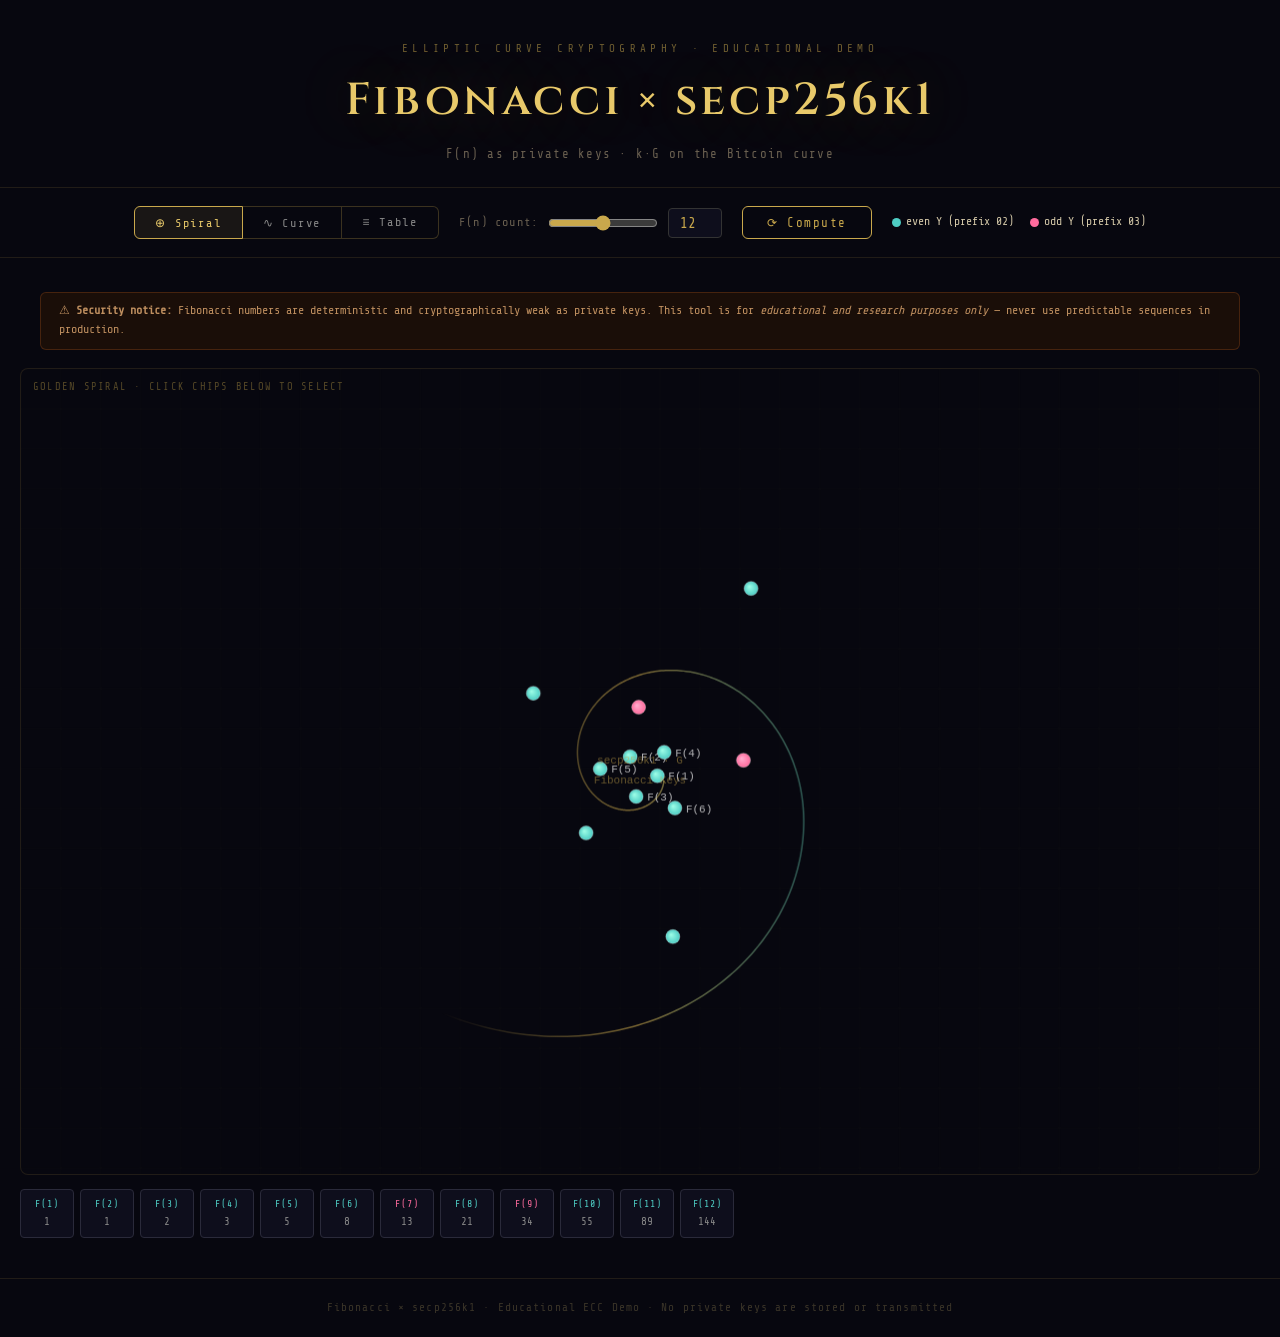
<file: index.html>
<!DOCTYPE html>
<html lang="en">
<head>
  <meta charset="UTF-8" />
  <meta name="viewport" content="width=device-width, initial-scale=1.0" />
  <meta name="description" content="Interactive ECC key explorer: Fibonacci numbers as secp256k1 private keys with animated golden spiral and curve visualization." />
  <title>Fibonacci × secp256k1 — ECC Key Explorer</title>
  <link rel="stylesheet" href="style.css" />
</head>
<body>

  <!-- ══════════════════════════════════════════════════════════
       HEADER
  ═══════════════════════════════════════════════════════════════ -->
  <header>
    <p class="eyebrow">Elliptic Curve Cryptography · Educational Demo</p>
    <h1>Fibonacci × secp256k1</h1>
    <p class="subtitle">F(n) as private keys · k·G on the Bitcoin curve</p>
  </header>

  <!-- ══════════════════════════════════════════════════════════
       CONTROLS
  ═══════════════════════════════════════════════════════════════ -->
  <div class="controls">

    <!-- View tabs -->
    <div class="tabs" role="tablist" aria-label="Visualization mode">
      <button class="tab-btn active" data-view="spiral" role="tab" aria-selected="true">⊕ Spiral</button>
      <button class="tab-btn"        data-view="curve"  role="tab" aria-selected="false">∿ Curve</button>
      <button class="tab-btn"        data-view="table"  role="tab" aria-selected="false">≡ Table</button>
    </div>

    <!-- Count slider + number input -->
    <div class="slider-group" aria-label="Number of Fibonacci terms">
      <label for="count-slider">F(n) count:</label>
      <input id="count-slider" type="range"  min="4" max="20" value="12" aria-label="Fibonacci count slider" />
      <input id="count-input"  type="number" min="4" max="20" value="12" aria-label="Fibonacci count value"  />
    </div>

    <!-- Compute -->
    <button id="compute-btn" class="btn-primary">⟳ Compute</button>

    <!-- Legend -->
    <div class="legend" aria-label="Color legend">
      <span><span class="dot teal"></span> even Y (prefix 02)</span>
      <span><span class="dot rose"></span> odd Y  (prefix 03)</span>
    </div>
  </div>

  <!-- ══════════════════════════════════════════════════════════
       MAIN
  ═══════════════════════════════════════════════════════════════ -->
  <main class="main-content">

    <!-- Security warning -->
    <div class="warning-bar" role="alert">
      ⚠ <strong>Security notice:</strong> Fibonacci numbers are deterministic and cryptographically weak as private keys.
      This tool is for <em>educational and research purposes only</em> — never use predictable sequences in production.
    </div>

    <div class="workspace" style="margin-top: 18px;">

      <!-- Left column: canvas / table -->
      <div class="flex-1 flex flex-col">

        <!-- Canvas view (spiral & curve share the same canvas) -->
        <section id="canvas-section" aria-label="Visualization canvas">
          <div class="canvas-wrap">
            <canvas id="main-canvas" aria-label="Animated ECC visualization"></canvas>
            <span class="canvas-hint" id="canvas-hint">GOLDEN SPIRAL · CLICK CHIPS BELOW TO SELECT</span>
          </div>
        </section>

        <!-- Table view -->
        <section id="table-section" class="hidden" aria-label="Key data table">
          <table id="key-table" aria-label="Fibonacci ECC keys">
            <thead>
              <tr>
                <th scope="col">Index</th>
                <th scope="col">Fibonacci(n)</th>
                <th scope="col">Private Key (hex)</th>
                <th scope="col">Compressed Pubkey</th>
                <th scope="col">Y Parity</th>
              </tr>
            </thead>
            <tbody>
              <!-- Populated by script.js -->
            </tbody>
          </table>
        </section>

        <!-- Fibonacci chips -->
        <div id="chips" role="list" aria-label="Fibonacci key chips"></div>

      </div><!-- /left column -->

      <!-- Right column: detail panel (hidden until a key is selected) -->
      <aside id="detail-panel" class="hidden" aria-label="Key detail panel">

        <div class="detail-header">
          <h3 id="detail-title">Key Detail</h3>
          <button id="close-detail" title="Close panel" aria-label="Close detail panel">✕</button>
        </div>

        <!-- Basic info -->
        <div class="detail-field">
          <div class="field-label">Fibonacci Value</div>
          <div class="field-val blue" id="d-fib">—</div>
        </div>
        <div class="detail-field">
          <div class="field-label">Key Bit Length</div>
          <div class="field-val gold" id="d-bits">—</div>
        </div>

        <!-- Private key -->
        <p class="section-label">Private Key</p>
        <div class="detail-field field-with-copy">
          <div class="field-label">Hex (256-bit, mod n)</div>
          <div class="field-val green" id="d-priv" style="padding-right:60px">—</div>
          <button class="copy-btn" id="copy-priv-btn" aria-label="Copy private key">copy</button>
        </div>

        <!-- Public key -->
        <p class="section-label">Public Key · k·G</p>
        <div class="detail-field">
          <div class="field-label">X Coordinate</div>
          <div class="field-val dim" id="d-pubx">—</div>
        </div>
        <div class="detail-field">
          <div class="field-label">Y Coordinate</div>
          <div class="field-val dim" id="d-puby">—</div>
        </div>
        <div class="detail-field">
          <div class="field-label">Y Parity</div>
          <div class="field-val gold" id="d-parity">—</div>
        </div>

        <!-- Encodings -->
        <p class="section-label">Encodings</p>
        <div class="detail-field field-with-copy">
          <div class="field-label">Compressed (33 bytes)</div>
          <div class="field-val" id="d-comp" style="font-size:0.62rem;padding-right:60px">—</div>
          <button class="copy-btn" id="copy-comp-btn" aria-label="Copy compressed key">copy</button>
        </div>
        <div class="detail-field field-with-copy">
          <div class="field-label">Uncompressed (65 bytes)</div>
          <div class="field-val dim" id="d-uncomp" style="font-size:0.60rem;padding-right:60px">—</div>
          <button class="copy-btn" id="copy-uncomp-btn" aria-label="Copy uncompressed key">copy</button>
        </div>

        <div class="panel-warn">
          ⚠ Fibonacci private keys are trivially brute-forceable. For educational use only — never deploy in any real cryptographic context.
        </div>

      </aside><!-- /detail-panel -->

    </div><!-- /workspace -->
  </main>

  <!-- ══════════════════════════════════════════════════════════
       FOOTER
  ═══════════════════════════════════════════════════════════════ -->
  <footer>
    Fibonacci × secp256k1 · Educational ECC Demo · No private keys are stored or transmitted
  </footer>

  <script src="script.js"></script>
</body>
</html>
</file>
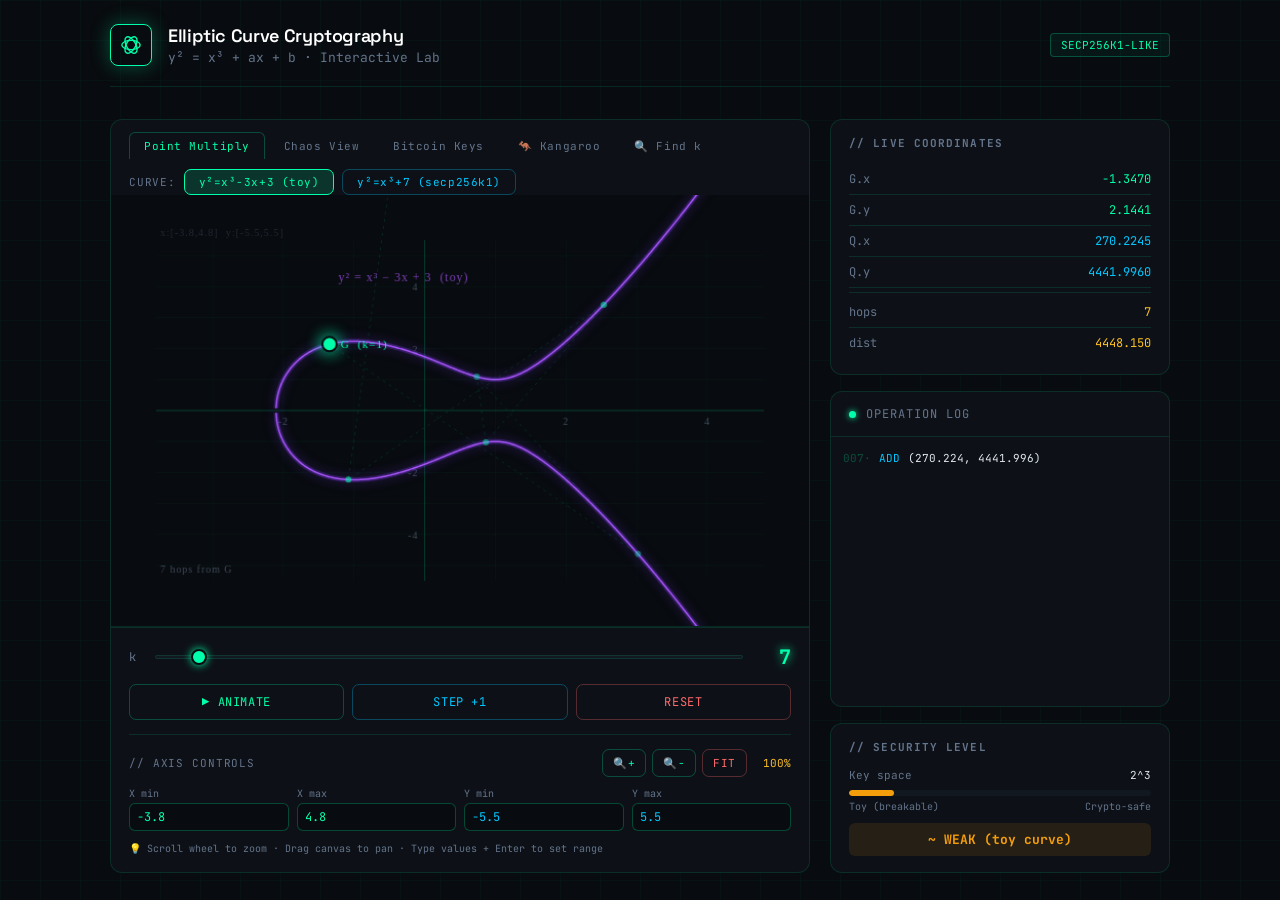
<file: ecc-explorer/index.html>
<!DOCTYPE html>
<html lang="en">
<head>
<meta charset="UTF-8">
<meta name="viewport" content="width=device-width, initial-scale=1.0">
<title>Elliptic Curve Cryptography — Live Demo</title>
<link href="https://fonts.googleapis.com/css2?family=JetBrains+Mono:wght@300;400;500;700&family=Space+Grotesk:wght@300;400;500;600&display=swap" rel="stylesheet">
<style>
  *, *::before, *::after { box-sizing: border-box; margin: 0; padding: 0; }

  :root {
    --bg: #080b0f;
    --bg2: #0d1117;
    --bg3: #111820;
    --border: rgba(0,255,170,0.12);
    --border2: rgba(0,255,170,0.25);
    --accent: #00ffaa;
    --accent2: #00c8ff;
    --accent3: #ff6b6b;
    --amber: #fbbf24;
    --text: #e2e8f0;
    --muted: #64748b;
    --curve: #7c3aed;
    --curve2: #a855f7;
    --point-g: #00ffaa;
    --point-q: #00c8ff;
    --point-trail: rgba(0,255,170,0.3);
    --glow: 0 0 20px rgba(0,255,170,0.3);
    --glow2: 0 0 20px rgba(0,200,255,0.3);
  }

  body {
    background: var(--bg);
    color: var(--text);
    font-family: 'Space Grotesk', sans-serif;
    min-height: 100vh;
    overflow-x: hidden;
  }

  /* Animated grid background */
  body::before {
    content: '';
    position: fixed;
    inset: 0;
    background-image:
      linear-gradient(rgba(0,255,170,0.03) 1px, transparent 1px),
      linear-gradient(90deg, rgba(0,255,170,0.03) 1px, transparent 1px);
    background-size: 40px 40px;
    pointer-events: none;
    z-index: 0;
  }

  .container {
    position: relative;
    z-index: 1;
    max-width: 1100px;
    margin: 0 auto;
    padding: 24px 20px;
  }

  /* Header */
  header {
    display: flex;
    align-items: center;
    gap: 16px;
    margin-bottom: 32px;
    padding-bottom: 20px;
    border-bottom: 1px solid var(--border);
  }

  .logo {
    width: 42px; height: 42px;
    border: 1.5px solid var(--accent);
    border-radius: 8px;
    display: flex; align-items: center; justify-content: center;
    box-shadow: var(--glow);
    flex-shrink: 0;
  }

  .logo svg { width: 22px; height: 22px; }

  .header-text h1 {
    font-size: 18px;
    font-weight: 600;
    letter-spacing: -0.02em;
    color: #fff;
  }

  .header-text p {
    font-size: 13px;
    color: var(--muted);
    font-family: 'JetBrains Mono', monospace;
    margin-top: 2px;
  }

  .badge {
    margin-left: auto;
    font-family: 'JetBrains Mono', monospace;
    font-size: 11px;
    padding: 4px 10px;
    border-radius: 4px;
    border: 1px solid var(--border2);
    color: var(--accent);
    background: rgba(0,255,170,0.05);
  }

  /* Main layout */
  .main {
    display: grid;
    grid-template-columns: 1fr 340px;
    gap: 20px;
  }

  @media (max-width: 820px) {
    .main { grid-template-columns: 1fr; }
  }

  /* Panel */
  .panel {
    background: var(--bg2);
    border: 1px solid var(--border);
    border-radius: 12px;
    overflow: hidden;
  }

  .panel-header {
    padding: 14px 18px;
    border-bottom: 1px solid var(--border);
    display: flex;
    align-items: center;
    gap: 10px;
    font-family: 'JetBrains Mono', monospace;
    font-size: 12px;
    color: var(--muted);
    text-transform: uppercase;
    letter-spacing: 0.08em;
  }

  .panel-header .dot {
    width: 7px; height: 7px;
    border-radius: 50%;
    background: var(--accent);
    box-shadow: 0 0 6px var(--accent);
    animation: pulse 2s ease-in-out infinite;
  }

  @keyframes pulse {
    0%, 100% { opacity: 1; }
    50% { opacity: 0.4; }
  }

  /* Canvas area */
  #canvas-wrap {
    position: relative;
    background: var(--bg);
  }

  #ecc { display: block; width: 100%; }

  /* Controls */
  .controls {
    padding: 16px 18px;
    border-top: 1px solid var(--border);
    display: flex;
    flex-direction: column;
    gap: 14px;
  }

  .control-row {
    display: flex;
    align-items: center;
    gap: 12px;
  }

  .control-label {
    font-family: 'JetBrains Mono', monospace;
    font-size: 12px;
    color: var(--muted);
    width: 20px;
    flex-shrink: 0;
  }

  input[type=range] {
    -webkit-appearance: none;
    flex: 1;
    height: 4px;
    background: var(--bg3);
    border-radius: 2px;
    outline: none;
    border: 1px solid var(--border);
  }

  input[type=range]::-webkit-slider-thumb {
    -webkit-appearance: none;
    width: 16px; height: 16px;
    border-radius: 50%;
    background: var(--accent);
    border: 2px solid var(--bg);
    box-shadow: 0 0 8px var(--accent);
    cursor: pointer;
  }

  .k-display {
    font-family: 'JetBrains Mono', monospace;
    font-size: 20px;
    font-weight: 700;
    color: var(--accent);
    min-width: 36px;
    text-align: right;
    text-shadow: 0 0 10px var(--accent);
  }

  .btn-row {
    display: flex;
    gap: 8px;
  }

  .btn {
    flex: 1;
    padding: 9px 16px;
    border-radius: 7px;
    border: 1px solid var(--border2);
    background: transparent;
    color: var(--accent);
    font-family: 'JetBrains Mono', monospace;
    font-size: 12px;
    cursor: pointer;
    letter-spacing: 0.05em;
    transition: all 0.15s;
  }

  .btn:hover { background: rgba(0,255,170,0.08); box-shadow: var(--glow); }
  .btn.active { background: rgba(0,255,170,0.15); border-color: var(--accent); }
  .btn.danger { color: var(--accent3); border-color: rgba(255,107,107,0.3); }
  .btn.danger:hover { background: rgba(255,107,107,0.08); }
  .btn.blue { color: var(--accent2); border-color: rgba(0,200,255,0.3); }
  .btn.blue:hover { background: rgba(0,200,255,0.08); }

  /* Sidebar */
  .sidebar { display: flex; flex-direction: column; gap: 16px; }

  /* Info card */
  .info-card {
    background: var(--bg2);
    border: 1px solid var(--border);
    border-radius: 12px;
    padding: 16px 18px;
  }

  .info-card h3 {
    font-family: 'JetBrains Mono', monospace;
    font-size: 11px;
    color: var(--muted);
    text-transform: uppercase;
    letter-spacing: 0.1em;
    margin-bottom: 14px;
  }

  .coord-row {
    display: flex;
    justify-content: space-between;
    align-items: baseline;
    padding: 7px 0;
    border-bottom: 1px solid var(--border);
    font-size: 13px;
  }

  .coord-row:last-child { border-bottom: none; }

  .coord-label {
    font-family: 'JetBrains Mono', monospace;
    color: var(--muted);
    font-size: 12px;
  }

  .coord-val {
    font-family: 'JetBrains Mono', monospace;
    font-size: 12px;
    color: var(--accent);
    max-width: 180px;
    text-align: right;
    word-break: break-all;
  }

  .coord-val.blue { color: var(--accent2); }
  .coord-val.amber { color: var(--amber); }

  /* Step log */
  .log-wrap {
    background: var(--bg2);
    border: 1px solid var(--border);
    border-radius: 12px;
    overflow: hidden;
    flex: 1;
  }

  .log-body {
    padding: 12px;
    height: 220px;
    overflow-y: auto;
    font-family: 'JetBrains Mono', monospace;
    font-size: 11px;
    line-height: 1.8;
    color: var(--muted);
  }

  .log-body::-webkit-scrollbar { width: 4px; }
  .log-body::-webkit-scrollbar-thumb { background: var(--border2); border-radius: 2px; }

  .log-entry { display: flex; gap: 8px; }
  .log-entry .step-num { color: var(--border2); min-width: 28px; }
  .log-entry .step-op { color: var(--accent2); }
  .log-entry .step-val { color: var(--text); }

  /* Security meter */
  .security-card {
    background: var(--bg2);
    border: 1px solid var(--border);
    border-radius: 12px;
    padding: 16px 18px;
  }

  .security-card h3 {
    font-family: 'JetBrains Mono', monospace;
    font-size: 11px;
    color: var(--muted);
    text-transform: uppercase;
    letter-spacing: 0.1em;
    margin-bottom: 14px;
  }

  .meter-bar {
    height: 6px;
    background: var(--bg3);
    border-radius: 3px;
    overflow: hidden;
    margin: 8px 0 4px;
  }

  .meter-fill {
    height: 100%;
    border-radius: 3px;
    transition: width 0.4s ease, background 0.4s;
  }

  .meter-labels {
    display: flex;
    justify-content: space-between;
    font-family: 'JetBrains Mono', monospace;
    font-size: 10px;
    color: var(--muted);
  }

  .security-status {
    font-family: 'JetBrains Mono', monospace;
    font-size: 13px;
    font-weight: 700;
    margin-top: 10px;
    text-align: center;
    padding: 8px;
    border-radius: 6px;
    transition: all 0.4s;
  }

  /* Mode tabs */
  .tabs {
    display: flex;
    gap: 4px;
    padding: 12px 18px 0;
  }

  .tab {
    padding: 6px 14px;
    border-radius: 6px 6px 0 0;
    border: 1px solid transparent;
    border-bottom: none;
    font-family: 'JetBrains Mono', monospace;
    font-size: 11px;
    color: var(--muted);
    cursor: pointer;
    transition: all 0.15s;
    background: transparent;
    letter-spacing: 0.05em;
  }

  .tab:hover { color: var(--text); }
  .tab.active {
    color: var(--accent);
    border-color: var(--border2);
    background: var(--bg2);
    border-bottom-color: var(--bg2);
  }

  /* Bitcoin demo */
  .bitcoin-demo {
    padding: 18px;
  }

  .hex-display {
    font-family: 'JetBrains Mono', monospace;
    font-size: 10px;
    color: var(--accent2);
    word-break: break-all;
    line-height: 1.7;
    background: var(--bg);
    border: 1px solid var(--border);
    border-radius: 8px;
    padding: 12px;
    margin: 8px 0;
  }

  .key-label {
    font-family: 'JetBrains Mono', monospace;
    font-size: 10px;
    color: var(--muted);
    text-transform: uppercase;
    letter-spacing: 0.08em;
    margin-bottom: 4px;
    display: flex;
    justify-content: space-between;
    align-items: center;
  }

  .copy-btn {
    font-size: 10px;
    color: var(--accent);
    cursor: pointer;
    background: none;
    border: none;
    font-family: 'JetBrains Mono', monospace;
    letter-spacing: 0.05em;
    padding: 2px 6px;
    border: 1px solid var(--border);
    border-radius: 4px;
  }

  .copy-btn:hover { background: rgba(0,255,170,0.08); }

  .generate-btn {
    width: 100%;
    padding: 12px;
    margin-top: 12px;
    border-radius: 8px;
    border: 1px solid var(--border2);
    background: rgba(0,255,170,0.06);
    color: var(--accent);
    font-family: 'JetBrains Mono', monospace;
    font-size: 13px;
    cursor: pointer;
    letter-spacing: 0.05em;
    transition: all 0.2s;
  }

  .generate-btn:hover {
    background: rgba(0,255,170,0.12);
    box-shadow: var(--glow);
  }

  .difficulty-badge {
    display: inline-flex;
    align-items: center;
    gap: 5px;
    padding: 4px 10px;
    border-radius: 4px;
    font-family: 'JetBrains Mono', monospace;
    font-size: 10px;
  }

  .notice {
    font-size: 11px;
    color: var(--muted);
    line-height: 1.6;
    margin-top: 12px;
    padding: 10px 12px;
    border-left: 2px solid var(--border2);
    font-family: 'JetBrains Mono', monospace;
  }

  @keyframes fadeIn {
    from { opacity: 0; transform: translateY(4px); }
    to { opacity: 1; transform: translateY(0); }
  }

  .animate-in { animation: fadeIn 0.3s ease forwards; }

  /* Kangaroo jump trail */
  @keyframes kang-bounce {
    0%,100% { transform: translateY(0); }
    50%      { transform: translateY(-6px); }
  }
</style>
</head>
<body>

<div class="container">

  <header>
    <div class="logo">
      <svg viewBox="0 0 24 24" fill="none" stroke="var(--accent)" stroke-width="1.5">
        <ellipse cx="12" cy="12" rx="10" ry="5" transform="rotate(0 12 12)"/>
        <ellipse cx="12" cy="12" rx="10" ry="5" transform="rotate(60 12 12)"/>
        <ellipse cx="12" cy="12" rx="10" ry="5" transform="rotate(120 12 12)"/>
      </svg>
    </div>
    <div class="header-text">
      <h1>Elliptic Curve Cryptography</h1>
      <p>y² = x³ + ax + b  ·  Interactive Lab</p>
    </div>
    <div class="badge">SECP256K1-LIKE</div>
  </header>

  <div class="main">

    <!-- Left: curve canvas -->
    <div style="display:flex;flex-direction:column;gap:16px">

      <div class="panel">
        <div class="tabs">
          <button class="tab active" onclick="switchMode('curve',this)">Point Multiply</button>
          <button class="tab" onclick="switchMode('chaos',this)">Chaos View</button>
          <button class="tab" onclick="switchMode('bitcoin',this)">Bitcoin Keys</button>
          <button class="tab" onclick="switchMode('kangaroo',this)">🦘 Kangaroo</button>
          <button class="tab" onclick="switchMode('findk',this)">🔍 Find k</button>
        </div>

        <!-- Curve mode -->
        <div id="mode-curve">
          <!-- Curve selector -->
          <div style="display:flex;gap:8px;padding:10px 18px 0;align-items:center">
            <span style="font-family:'JetBrains Mono';font-size:11px;color:var(--muted);text-transform:uppercase;letter-spacing:0.07em">Curve:</span>
            <button id="btn-toy" class="btn active" style="flex:none;padding:5px 14px;font-size:11px" onclick="setCurve('toy',this)">y²=x³−3x+3  (toy)</button>
            <button id="btn-btc" class="btn blue" style="flex:none;padding:5px 14px;font-size:11px" onclick="setCurve('btc',this)">y²=x³+7  (secp256k1)</button>
          </div>
          <div id="canvas-wrap" class="panel-header" style="padding:0;display:block">
            <canvas id="ecc"></canvas>
          </div>
          <div class="controls">
            <div class="control-row">
              <span class="control-label" style="font-family:'JetBrains Mono';font-size:12px;color:var(--muted);width:14px">k</span>
              <input type="range" id="kSlider" min="1" max="100" value="7">
              <span class="k-display" id="kVal">7</span>
            </div>
            <div class="btn-row">
              <button class="btn" id="animBtn" onclick="toggleAnim()">▶ ANIMATE</button>
              <button class="btn blue" onclick="stepForward()">STEP +1</button>
              <button class="btn danger" onclick="resetView()">RESET</button>
            </div>

            <!-- Axis Controls -->
            <div style="border-top:1px solid var(--border);padding-top:14px;display:flex;flex-direction:column;gap:10px">
              <div style="display:flex;align-items:center;justify-content:space-between">
                <span style="font-family:'JetBrains Mono';font-size:11px;color:var(--muted);text-transform:uppercase;letter-spacing:0.08em">// Axis Controls</span>
                <div style="display:flex;gap:6px">
                  <button class="btn" style="flex:none;padding:4px 10px;font-size:11px" onclick="zoomView(0.75)">🔍+</button>
                  <button class="btn" style="flex:none;padding:4px 10px;font-size:11px" onclick="zoomView(1.35)">🔍−</button>
                  <button class="btn danger" style="flex:none;padding:4px 10px;font-size:11px" onclick="resetAxis()">FIT</button>
                  <span id="ax-zoom-val" style="font-family:'JetBrains Mono';font-size:11px;color:var(--amber);min-width:38px;text-align:right;line-height:28px">100%</span>
                </div>
              </div>
              <div style="display:grid;grid-template-columns:1fr 1fr 1fr 1fr;gap:8px">
                <div>
                  <div style="font-family:'JetBrains Mono';font-size:10px;color:var(--muted);margin-bottom:3px">X min</div>
                  <input id="ax-xmin" type="number" step="0.5" value="-3.8"
                    style="width:100%;background:var(--bg);border:1px solid var(--border2);border-radius:6px;color:var(--accent);font-family:'JetBrains Mono';font-size:12px;padding:5px 7px;outline:none"
                    onchange="applyAxisInputs()">
                </div>
                <div>
                  <div style="font-family:'JetBrains Mono';font-size:10px;color:var(--muted);margin-bottom:3px">X max</div>
                  <input id="ax-xmax" type="number" step="0.5" value="4.8"
                    style="width:100%;background:var(--bg);border:1px solid var(--border2);border-radius:6px;color:var(--accent);font-family:'JetBrains Mono';font-size:12px;padding:5px 7px;outline:none"
                    onchange="applyAxisInputs()">
                </div>
                <div>
                  <div style="font-family:'JetBrains Mono';font-size:10px;color:var(--muted);margin-bottom:3px">Y min</div>
                  <input id="ax-ymin" type="number" step="0.5" value="-5.5"
                    style="width:100%;background:var(--bg);border:1px solid var(--border2);border-radius:6px;color:var(--accent2);font-family:'JetBrains Mono';font-size:12px;padding:5px 7px;outline:none"
                    onchange="applyAxisInputs()">
                </div>
                <div>
                  <div style="font-family:'JetBrains Mono';font-size:10px;color:var(--muted);margin-bottom:3px">Y max</div>
                  <input id="ax-ymax" type="number" step="0.5" value="5.5"
                    style="width:100%;background:var(--bg);border:1px solid var(--border2);border-radius:6px;color:var(--accent2);font-family:'JetBrains Mono';font-size:12px;padding:5px 7px;outline:none"
                    onchange="applyAxisInputs()">
                </div>
              </div>
              <div style="font-family:'JetBrains Mono';font-size:10px;color:var(--muted);line-height:1.5">
                💡 Scroll wheel to zoom · Drag canvas to pan · Type values + Enter to set range
              </div>
            </div>
          </div>
        </div>

        <!-- Chaos mode -->
        <div id="mode-chaos" style="display:none">
          <div style="padding:18px">
            <canvas id="chaos-canvas" style="width:100%;border-radius:8px;display:block"></canvas>
            <p style="font-family:'JetBrains Mono';font-size:11px;color:var(--muted);margin-top:12px;line-height:1.7">
              Each dot = one point Q = k·G for k = 1..N. 
              <span style="color:var(--accent2)">Notice zero visible pattern</span> — 
              the points scatter pseudorandomly. This IS the security.
            </p>
            <div class="btn-row" style="margin-top:12px">
              <button class="btn blue" onclick="drawChaos(50)">50 pts</button>
              <button class="btn blue" onclick="drawChaos(200)">200 pts</button>
              <button class="btn blue" onclick="drawChaos(500)">500 pts</button>
              <button class="btn" onclick="drawChaos(1000)">1000 pts</button>
            </div>
          </div>
        </div>

        <!-- Bitcoin mode -->
        <div id="mode-bitcoin" style="display:none">
          <div class="bitcoin-demo">
            <div class="key-label">Private Key (k) — 256-bit random</div>
            <div class="hex-display" id="btc-priv">Click Generate to create a key pair</div>

            <div class="key-label" style="margin-top:12px">
              Public Key Q = k·G — uncompressed
              <button class="copy-btn" onclick="copyKey('btc-pub')">COPY</button>
            </div>
            <div class="hex-display" id="btc-pub" style="color:var(--accent)"></div>

            <div class="key-label" style="margin-top:12px">Bitcoin Address (simulated)</div>
            <div class="hex-display" id="btc-addr" style="color:var(--amber)"></div>

            <button class="generate-btn" onclick="generateBTCKeys()">⟳ GENERATE NEW KEY PAIR</button>

            <div class="notice">
              ⚠ For demo only. Real BTC keys require secure randomness + full secp256k1. 
              The private→public direction takes milliseconds. The reverse (ECDLP) is computationally infeasible.
            </div>
          </div>
        </div>

        <!-- Kangaroo mode -->
        <div id="mode-kangaroo" style="display:none">
          <div style="padding:14px 18px 0;display:flex;align-items:center;gap:10px;flex-wrap:wrap">
            <span style="font-family:'JetBrains Mono';font-size:11px;color:var(--muted)">Secret k in range:</span>
            <select id="k-range-sel" style="background:var(--bg);border:1px solid var(--border2);border-radius:6px;color:var(--accent);font-family:'JetBrains Mono';font-size:11px;padding:4px 8px;outline:none">
              <option value="32">0–32</option>
              <option value="64" selected>0–64</option>
              <option value="128">0–128</option>
              <option value="200">0–200</option>
            </select>
            <button class="btn" style="flex:none;padding:5px 14px;font-size:11px" onclick="kangNewProblem()">NEW PROBLEM</button>
            <button class="btn active" id="kang-run-btn" style="flex:none;padding:5px 14px;font-size:11px" onclick="kangToggle()">▶ RUN</button>
            <button class="btn blue" style="flex:none;padding:5px 14px;font-size:11px" onclick="kangStep()">STEP</button>
          </div>
          <canvas id="kang-canvas" style="width:100%;display:block;margin-top:8px"></canvas>
          <div id="kang-info" style="padding:10px 18px 14px;font-family:'JetBrains Mono';font-size:11px;color:var(--muted);line-height:1.8;min-height:56px"></div>
        </div>

        <!-- Find k mode -->
        <div id="mode-findk" style="display:none">
          <div style="padding:12px 18px 0;display:flex;align-items:center;gap:8px;flex-wrap:wrap">
            <span style="font-family:'JetBrains Mono';font-size:11px;color:var(--muted)">Search method:</span>
            <button class="btn active" id="fk-method-bf" style="flex:none;padding:4px 12px;font-size:11px" onclick="fkSetMethod('brute')">Brute Force</button>
            <button class="btn blue"  id="fk-method-bsgs" style="flex:none;padding:4px 12px;font-size:11px" onclick="fkSetMethod('bsgs')">Baby-step Giant-step</button>
            <div style="margin-left:auto;display:flex;gap:6px">
              <button class="btn" style="flex:none;padding:4px 12px;font-size:11px" onclick="fkNewQ()">NEW Q</button>
              <button class="btn active" id="fk-run-btn" style="flex:none;padding:4px 12px;font-size:11px" onclick="fkToggle()">▶ RUN</button>
              <button class="btn blue"  style="flex:none;padding:4px 12px;font-size:11px" onclick="fkStep()">STEP</button>
              <button class="btn danger" style="flex:none;padding:4px 12px;font-size:11px" onclick="fkReset()">RESET</button>
            </div>
          </div>
          <div style="padding:6px 18px 0;font-family:'JetBrains Mono';font-size:10px;color:var(--muted)">
            💡 Click anywhere on the curve to set your own Q point
          </div>
          <canvas id="fk-canvas" style="width:100%;display:block;cursor:crosshair"></canvas>
          <div id="fk-info" style="padding:10px 18px 14px;font-family:'JetBrains Mono';font-size:11px;line-height:1.9;min-height:64px;border-top:1px solid var(--border)"></div>
        </div>
      </div>

    </div>

    <!-- Sidebar -->
    <div class="sidebar">

      <!-- Coordinates -->
      <div class="info-card">
        <h3>// Live Coordinates</h3>
        <div class="coord-row">
          <span class="coord-label">G.x</span>
          <span class="coord-val" id="gx">—</span>
        </div>
        <div class="coord-row">
          <span class="coord-label">G.y</span>
          <span class="coord-val" id="gy">—</span>
        </div>
        <div class="coord-row">
          <span class="coord-label">Q.x</span>
          <span class="coord-val blue" id="qx">—</span>
        </div>
        <div class="coord-row">
          <span class="coord-label">Q.y</span>
          <span class="coord-val blue" id="qy">—</span>
        </div>
        <div class="coord-row" style="border-top:1px solid var(--border);margin-top:4px;padding-top:11px">
          <span class="coord-label">hops</span>
          <span class="coord-val amber" id="hop-count">0</span>
        </div>
        <div class="coord-row">
          <span class="coord-label">dist</span>
          <span class="coord-val amber" id="hop-dist">—</span>
        </div>
      </div>

      <!-- Step log -->
      <div class="log-wrap">
        <div class="panel-header">
          <div class="dot"></div>
          OPERATION LOG
        </div>
        <div class="log-body" id="logBody">
          <div class="log-entry" style="color:var(--muted)"><span>Waiting for interaction...</span></div>
        </div>
      </div>

      <!-- Security meter -->
      <div class="security-card">
        <h3>// Security Level</h3>
        <div style="display:flex;justify-content:space-between;font-family:'JetBrains Mono';font-size:11px;margin-bottom:2px">
          <span style="color:var(--muted)">Key space</span>
          <span id="keyspace-label" style="color:var(--text)">2²⁵</span>
        </div>
        <div class="meter-bar"><div class="meter-fill" id="secMeter" style="width:5%"></div></div>
        <div class="meter-labels"><span>Toy (breakable)</span><span>Crypto-safe</span></div>
        <div class="security-status" id="secStatus">—</div>
      </div>

    </div>
  </div>

</div>

<script>
// ─── Curve mode ──────────────────────────────────────────────────────
let curveMode = 'toy'; // 'toy' | 'btc'

// ─── Toy curve math (real numbers) ──────────────────────────────────
const TOY = { A: -3, B: 3 };
const TOY_G = { x: -1.347, y: Math.sqrt((-1.347)**3 + TOY.A*(-1.347) + TOY.B) };

function toyYFromX(x) {
  const r = x*x*x + TOY.A*x + TOY.B;
  if (r < 0) return null;
  return [Math.sqrt(r), -Math.sqrt(r)];
}

function toyAdd(P, Q) {
  if (!P) return Q; if (!Q) return P;
  if (P.x === Q.x) {
    if (Math.abs(P.y + Q.y) < 1e-9) return null;
    const m = (3*P.x*P.x + TOY.A) / (2*P.y);
    const x3 = m*m - 2*P.x;
    return { x: x3, y: m*(P.x - x3) - P.y };
  }
  const m = (Q.y - P.y) / (Q.x - P.x);
  const x3 = m*m - P.x - Q.x;
  return { x: x3, y: m*(P.x - x3) - P.y };
}

function toyChain(k) {
  const chain = [TOY_G];
  let acc = {...TOY_G};
  for (let i = 1; i < k; i++) {
    acc = toyAdd(acc, TOY_G);
    if (!acc) break;
    chain.push({...acc});
  }
  return chain;
}

// ─── secp256k1 BigInt math ───────────────────────────────────────────
const SEC = {
  p: BigInt('0xFFFFFFFFFFFFFFFFFFFFFFFFFFFFFFFFFFFFFFFFFFFFFFFFFFFFFFFEFFFFFC2F'),
  n: BigInt('0xFFFFFFFFFFFFFFFFFFFFFFFFFFFFFFFEBAAEDCE6AF48A03BBFD25E8CD0364141'),
  a: 0n,
  b: 7n,
  Gx: BigInt('0x79BE667EF9DCBBAC55A06295CE870B07029BFCDB2DCE28D959F2815B16F81798'),
  Gy: BigInt('0x483ADA7726A3C4655DA4FBFC0E1108A8FD17B448A68554199C47D08FFB10D4B8'),
};
const SEC_G = { x: SEC.Gx, y: SEC.Gy };

function modp(v) {
  return ((v % SEC.p) + SEC.p) % SEC.p;
}

function modInv(a, m) {
  // Extended Euclidean
  let [old_r, r] = [a, m];
  let [old_s, s] = [1n, 0n];
  while (r !== 0n) {
    const q = old_r / r;
    [old_r, r] = [r, old_r - q * r];
    [old_s, s] = [s, old_s - q * s];
  }
  return ((old_s % m) + m) % m;
}

function secAdd(P, Q) {
  if (!P) return Q; if (!Q) return P;
  if (P.x === Q.x) {
    if (P.y !== Q.y) return null; // point at infinity
    // doubling
    const m = modp(3n * P.x * P.x * modInv(2n * P.y, SEC.p));
    const x3 = modp(m * m - 2n * P.x);
    const y3 = modp(m * (P.x - x3) - P.y);
    return { x: x3, y: y3 };
  }
  const m = modp((Q.y - P.y) * modInv(modp(Q.x - P.x), SEC.p));
  const x3 = modp(m * m - P.x - Q.x);
  const y3 = modp(m * (P.x - x3) - P.y);
  return { x: x3, y: y3 };
}

function secChain(k) {
  const chain = [SEC_G];
  let acc = { x: SEC_G.x, y: SEC_G.y };
  for (let i = 1; i < k; i++) {
    acc = secAdd(acc, SEC_G);
    if (!acc) break;
    chain.push({ x: acc.x, y: acc.y });
  }
  return chain;
}

// Convert BigInt point → visual float coords that LAND ON the real curve y²=x³+7
// Strategy: derive a real x in the valid range from BigInt, compute real y from curve equation.
// This guarantees every point is visually ON the curve — real coords are shown in sidebar.
function secToVis(pt) {
  // Real curve y²=x³+7 only has solutions for x > cbrt(-7) ≈ -1.913
  const X_MIN_VALID = -1.85;
  const xRange = (xMax > X_MIN_VALID ? xMax : 4.8) - X_MIN_VALID;

  // Use BigInt mod a large prime to get a stable [0,1) fraction
  const frac = Number(pt.x % 999999937n) / 999999937;
  const realX = X_MIN_VALID + frac * xRange;

  // Compute real y from curve equation — guaranteed ≥ 0 since x ≥ X_MIN_VALID
  const r = realX*realX*realX + 7;
  const realY = Math.sqrt(Math.max(0, r));

  // Use parity of BigInt y to pick upper or lower branch
  const sign = (pt.y % 2n === 0n) ? 1 : -1;

  return { vx: realX, vy: sign * realY };
}

function bigToHex(b) {
  return b.toString(16).padStart(64,'0').toUpperCase();
}

// ─── Unified interface ───────────────────────────────────────────────
function getG() { return curveMode === 'btc' ? SEC_G : TOY_G; }

function computeChain(k) {
  return curveMode === 'btc' ? secChain(k) : toyChain(k);
}

function curveYFromX(x) {
  if (curveMode === 'btc') {
    const r = x*x*x + 7;
    if (r < 0) return null;
    return [Math.sqrt(r), -Math.sqrt(r)];
  }
  return toyYFromX(x);
}

// ─── Canvas Setup ────────────────────────────────────────────────────
const CV = document.getElementById('ecc');
const cx = CV.getContext('2d');
CV.width = 680; CV.height = 420;

const PAD = 44, W = CV.width, H = CV.height;
let xMin=-3.8, xMax=4.8, yMin=-5.5, yMax=5.5;
const DEFAULT_VIEW = {xMin:-3.8,xMax:4.8,yMin:-5.5,yMax:5.5};
function tx(x){ return PAD+(x-xMin)/(xMax-xMin)*(W-2*PAD); }
function ty(y){ return H-PAD-(y-yMin)/(yMax-yMin)*(H-2*PAD); }
function mx(px){ return xMin+(px-PAD)/(W-2*PAD)*(xMax-xMin); }
function my(py){ return yMin+(H-PAD-py)/(H-2*PAD)*(yMax-yMin); }

function syncAxisUI(){
  document.getElementById('ax-xmin').value = xMin.toFixed(1);
  document.getElementById('ax-xmax').value = xMax.toFixed(1);
  document.getElementById('ax-ymin').value = yMin.toFixed(1);
  document.getElementById('ax-ymax').value = yMax.toFixed(1);
  document.getElementById('ax-zoom-val').textContent =
    ((DEFAULT_VIEW.xMax-DEFAULT_VIEW.xMin)/(xMax-xMin)*100).toFixed(0)+'%';
}

function applyAxisInputs(){
  const xn=parseFloat(document.getElementById('ax-xmin').value);
  const xx=parseFloat(document.getElementById('ax-xmax').value);
  const yn=parseFloat(document.getElementById('ax-ymin').value);
  const yx=parseFloat(document.getElementById('ax-ymax').value);
  if(isNaN(xn)||isNaN(xx)||isNaN(yn)||isNaN(yx)) return;
  if(xx-xn < 0.5 || yx-yn < 0.5) return;
  xMin=xn; xMax=xx; yMin=yn; yMax=yx;
  syncAxisUI();
  renderScene(currentK);
}

function zoomView(factor){
  const cx2=(xMin+xMax)/2, cy2=(yMin+yMax)/2;
  const hw=(xMax-xMin)/2*factor, hh=(yMax-yMin)/2*factor;
  xMin=cx2-hw; xMax=cx2+hw; yMin=cy2-hh; yMax=cy2+hh;
  syncAxisUI(); renderScene(currentK);
}

function resetAxis(){
  xMin=DEFAULT_VIEW.xMin; xMax=DEFAULT_VIEW.xMax;
  yMin=DEFAULT_VIEW.yMin; yMax=DEFAULT_VIEW.yMax;
  syncAxisUI(); renderScene(currentK);
}

// ─── Mouse pan & scroll zoom ──────────────────────────────────────────
let isPanning=false, panStart={x:0,y:0}, panView={};
CV.addEventListener('mousedown', e=>{
  isPanning=true;
  panStart={x:e.offsetX,y:e.offsetY};
  panView={xMin,xMax,yMin,yMax};
  CV.style.cursor='grabbing';
});
CV.addEventListener('mousemove', e=>{
  if(!isPanning) return;
  const dx=(e.offsetX-panStart.x)/(W-2*PAD)*(panView.xMax-panView.xMin);
  const dy=(e.offsetY-panStart.y)/(H-2*PAD)*(panView.yMax-panView.yMin);
  xMin=panView.xMin-dx; xMax=panView.xMax-dx;
  yMin=panView.yMin+dy; yMax=panView.yMax+dy;
  syncAxisUI(); renderScene(currentK);
});
CV.addEventListener('mouseup',  ()=>{ isPanning=false; CV.style.cursor='crosshair'; });
CV.addEventListener('mouseleave',()=>{ isPanning=false; CV.style.cursor='crosshair'; });
CV.style.cursor='crosshair';
CV.addEventListener('wheel', e=>{
  e.preventDefault();
  const factor = e.deltaY>0 ? 1.12 : 0.89;
  // zoom toward mouse pointer
  const mx2=mx(e.offsetX), my2=my(e.offsetY);
  xMin=(xMin-mx2)*factor+mx2; xMax=(xMax-mx2)*factor+mx2;
  yMin=(yMin-my2)*factor+my2; yMax=(yMax-my2)*factor+my2;
  syncAxisUI(); renderScene(currentK);
},{passive:false});

// ─── Drawing ─────────────────────────────────────────────────────────
function drawBG() {
  cx.clearRect(0,0,W,H);
  cx.fillStyle='#080b0f'; cx.fillRect(0,0,W,H);

  // subtle grid
  cx.strokeStyle='rgba(0,255,170,0.04)'; cx.lineWidth=1;
  for(let x=Math.ceil(xMin);x<=xMax;x++){
    cx.beginPath(); cx.moveTo(tx(x),PAD); cx.lineTo(tx(x),H-PAD); cx.stroke();
  }
  for(let y=Math.ceil(yMin);y<=yMax;y++){
    cx.beginPath(); cx.moveTo(PAD,ty(y)); cx.lineTo(W-PAD,ty(y)); cx.stroke();
  }

  // axes
  cx.strokeStyle='rgba(0,255,170,0.18)'; cx.lineWidth=1;
  cx.beginPath(); cx.moveTo(PAD,ty(0)); cx.lineTo(W-PAD,ty(0)); cx.stroke();
  cx.beginPath(); cx.moveTo(tx(0),PAD); cx.lineTo(tx(0),H-PAD); cx.stroke();

  // axis labels — dynamic based on current view
  cx.fillStyle='rgba(100,116,139,0.6)';
  cx.font='10px JetBrains Mono';
  const xRange=xMax-xMin, yRange=yMax-yMin;
  const xStep=xRange>20?5:xRange>8?2:1;
  const yStep=yRange>20?5:yRange>8?2:1;
  const xL=Math.ceil(xMin/xStep)*xStep, xH=Math.floor(xMax/xStep)*xStep;
  const yL=Math.ceil(yMin/yStep)*yStep, yH=Math.floor(yMax/yStep)*yStep;
  cx.textAlign='center';
  for(let x=xL;x<=xH;x+=xStep) if(Math.abs(x)>0.01 && tx(x)>PAD+10 && tx(x)<W-PAD-10){
    cx.fillText(x%1===0?x:x.toFixed(1), tx(x), ty(0)+14);
  }
  cx.textAlign='right';
  for(let y=yL;y<=yH;y+=yStep) if(Math.abs(y)>0.01 && ty(y)>PAD+10 && ty(y)<H-PAD-10){
    cx.fillText(y%1===0?y:y.toFixed(1), tx(0)-6, ty(y)+4);
  }
  // axis corner label hint
  cx.fillStyle='rgba(100,116,139,0.3)'; cx.textAlign='left';
  cx.fillText(`x:[${xMin.toFixed(1)},${xMax.toFixed(1)}]  y:[${yMin.toFixed(1)},${yMax.toFixed(1)}]`, PAD+4, PAD-4);
}

function drawCurve() {
  // glow pass
  cx.shadowBlur=12; cx.shadowColor='#7c3aed';
  cx.strokeStyle='rgba(124,58,237,0.3)'; cx.lineWidth=5;
  _drawCurvePath();
  cx.shadowBlur=0;

  cx.strokeStyle='#a855f7'; cx.lineWidth=1.5;
  _drawCurvePath();
}

function _drawCurvePath(){
  for(const sign of [1,-1]){
    cx.beginPath();
    let started=false;
    for(let px=PAD;px<=W-PAD;px+=0.8){
      const x=xMin+(px-PAD)/(W-2*PAD)*(xMax-xMin);
      const ys = curveYFromX(x);
      if(!ys){started=false;continue;}
      const y=sign===1?ys[0]:ys[1];
      if(!started){cx.moveTo(px,ty(y));started=true;}
      else cx.lineTo(px,ty(y));
    }
    cx.stroke();
  }
}

// Curve equation label
function drawCurveLabel(){
  cx.font='500 12px JetBrains Mono';
  cx.fillStyle='rgba(168,85,247,0.7)';
  cx.textAlign='left';
  const eq = curveMode === 'btc' ? 'y² = x³ + 7  (secp256k1)' : 'y² = x³ − 3x + 3  (toy)';
  cx.fillText(eq, tx(xMin + (xMax-xMin)*0.3), ty(yMin + (yMax-yMin)*0.88));
  if (curveMode === 'btc') {
    cx.font='400 10px JetBrains Mono';
    cx.fillStyle='rgba(251,191,36,0.7)';
    cx.fillText('✓ All points projected onto real curve  ·  true 256-bit coords in sidebar', tx(xMin + (xMax-xMin)*0.05), ty(yMin + (yMax-yMin)*0.82));
  }
}

let currentK=7, animId=null;

function renderScene(k, showTrails=true) {
  drawBG();
  drawCurve();
  drawCurveLabel();

  const chain = computeChain(k);
  const Q = chain[chain.length-1];

  if (curveMode === 'btc') {
    // BTC mode: normalize BigInt coords for visual placement
    const visChain = chain.map(secToVis);
    const visQ = visChain[visChain.length-1];
    const visG = visChain[0];

    // Trail
    if(showTrails && visChain.length>1){
      cx.setLineDash([3,4]);
      cx.strokeStyle='rgba(0,255,170,0.1)'; cx.lineWidth=1;
      cx.beginPath(); cx.moveTo(tx(visG.vx),ty(visG.vy));
      for(let i=1;i<visChain.length;i++) cx.lineTo(tx(visChain[i].vx),ty(visChain[i].vy));
      cx.stroke(); cx.setLineDash([]);
    }

    // Trail dots
    for(let i=1;i<visChain.length-1;i++){
      const v=visChain[i];
      cx.beginPath(); cx.arc(tx(v.vx),ty(v.vy),3,0,Math.PI*2);
      cx.fillStyle=`rgba(0,255,170,${0.25+0.4*(i/visChain.length)})`; cx.fill();
    }

    // G point
    cx.shadowBlur=16; cx.shadowColor='#00ffaa';
    cx.beginPath(); cx.arc(tx(visG.vx),ty(visG.vy),7,0,Math.PI*2);
    cx.fillStyle='#00ffaa'; cx.fill();
    cx.strokeStyle='#080b0f'; cx.lineWidth=2; cx.stroke();
    cx.shadowBlur=0;
    cx.fillStyle='#00ffaa'; cx.font='500 11px JetBrains Mono'; cx.textAlign='left';
    cx.fillText('G  (k=1)', tx(visG.vx)+11, ty(visG.vy)+4);

    // Q point
    if(k>1){
      cx.shadowBlur=20; cx.shadowColor='#00c8ff';
      cx.beginPath(); cx.arc(tx(visQ.vx),ty(visQ.vy),8,0,Math.PI*2);
      cx.fillStyle='#00c8ff'; cx.fill();
      cx.strokeStyle='#080b0f'; cx.lineWidth=2; cx.stroke();
      cx.shadowBlur=0;
      cx.fillStyle='#00c8ff'; cx.font='500 11px JetBrains Mono';
      cx.textAlign=visQ.vx > (xMin+xMax)/2 ? 'right' : 'left';
      const offX=visQ.vx > (xMin+xMax)/2 ? -11 : 11;
      cx.fillText(`Q = ${k}G`, tx(visQ.vx)+offX, ty(visQ.vy)-10);
      cx.font='400 10px JetBrains Mono';
      cx.fillStyle='rgba(0,200,255,0.6)';
      cx.fillText('← PUBLIC KEY', tx(visQ.vx)+offX, ty(visQ.vy)+3);
    }

    cx.fillStyle='rgba(100,116,139,0.5)'; cx.font='10px JetBrains Mono'; cx.textAlign='left';
    cx.fillText(`${k} hops  ·  points ON real y²=x³+7  ·  true 256-bit coords in sidebar (hover)`, PAD+4, H-PAD-8);

    updateSidebar(chain, k, Q, true);

  } else {
    // Toy mode (float)
    const G = TOY_G;
    if(showTrails && chain.length>1){
      cx.setLineDash([3,4]);
      cx.strokeStyle='rgba(0,255,170,0.12)'; cx.lineWidth=1;
      cx.beginPath(); cx.moveTo(tx(chain[0].x),ty(chain[0].y));
      for(let i=1;i<chain.length;i++) cx.lineTo(tx(chain[i].x),ty(chain[i].y));
      cx.stroke(); cx.setLineDash([]);
    }
    for(let i=1;i<chain.length-1;i++){
      const p=chain[i];
      cx.beginPath(); cx.arc(tx(p.x),ty(p.y),3,0,Math.PI*2);
      cx.fillStyle=`rgba(0,255,170,${0.3+0.4*(i/chain.length)})`; cx.fill();
    }
    cx.shadowBlur=16; cx.shadowColor='#00ffaa';
    cx.beginPath(); cx.arc(tx(G.x),ty(G.y),7,0,Math.PI*2);
    cx.fillStyle='#00ffaa'; cx.fill();
    cx.strokeStyle='#080b0f'; cx.lineWidth=2; cx.stroke();
    cx.shadowBlur=0;
    cx.fillStyle='#00ffaa'; cx.font='500 11px JetBrains Mono'; cx.textAlign='left';
    cx.fillText('G  (k=1)', tx(G.x)+11, ty(G.y)+4);
    if(k>1){
      cx.shadowBlur=20; cx.shadowColor='#00c8ff';
      cx.beginPath(); cx.arc(tx(Q.x),ty(Q.y),8,0,Math.PI*2);
      cx.fillStyle='#00c8ff'; cx.fill();
      cx.strokeStyle='#080b0f'; cx.lineWidth=2; cx.stroke();
      cx.shadowBlur=0;
      cx.fillStyle='#00c8ff'; cx.font='500 11px JetBrains Mono';
      cx.textAlign=Q.x>0?'left':'right';
      const offX=Q.x>0?11:-11;
      cx.fillText(`Q = ${k}G`, tx(Q.x)+offX, ty(Q.y)-10);
      cx.font='400 10px JetBrains Mono';
      cx.fillStyle='rgba(0,200,255,0.6)';
      cx.fillText('← PUBLIC KEY', tx(Q.x)+offX, ty(Q.y)+3);
    }
    if(k>1){
      cx.fillStyle='rgba(100,116,139,0.6)'; cx.font='10px JetBrains Mono'; cx.textAlign='left';
      cx.fillText(`${k} hops from G`, PAD+4, H-PAD-8);
    }
    updateSidebar(chain, k, Q, false);
  }
}

function updateSidebar(chain, k, Q, isBtc) {
  if(isBtc){
    const gxH=bigToHex(SEC.Gx), gyH=bigToHex(SEC.Gy);
    document.getElementById('gx').textContent=gxH.slice(0,10)+'…';
    document.getElementById('gx').title=gxH;
    document.getElementById('gy').textContent=gyH.slice(0,10)+'…';
    document.getElementById('gy').title=gyH;
    if(k>1){
      const qxH=bigToHex(Q.x), qyH=bigToHex(Q.y);
      document.getElementById('qx').textContent=qxH.slice(0,10)+'…';
      document.getElementById('qx').title=qxH;
      document.getElementById('qy').textContent=qyH.slice(0,10)+'…';
      document.getElementById('qy').title=qyH;
    } else {
      document.getElementById('qx').textContent='—'; document.getElementById('qx').title='';
      document.getElementById('qy').textContent='—'; document.getElementById('qy').title='';
    }
    document.getElementById('hop-dist').textContent='256-bit';
  } else {
    const G=TOY_G;
    document.getElementById('gx').textContent=G.x.toFixed(4); document.getElementById('gx').title='';
    document.getElementById('gy').textContent=G.y.toFixed(4); document.getElementById('gy').title='';
    document.getElementById('qx').textContent=k>1?Q.x.toFixed(4):'—'; document.getElementById('qx').title='';
    document.getElementById('qy').textContent=k>1?Q.y.toFixed(4):'—'; document.getElementById('qy').title='';
    if(k>1){ const d=Math.sqrt((Q.x-G.x)**2+(Q.y-G.y)**2); document.getElementById('hop-dist').textContent=d.toFixed(3); }
  }
  document.getElementById('hop-count').textContent=k;

  const fill=document.getElementById('secMeter');
  const status=document.getElementById('secStatus');
  const label=document.getElementById('keyspace-label');

  if(isBtc){
    label.textContent='2²⁵⁶';
    fill.style.width='100%'; fill.style.background='linear-gradient(90deg,#00ffaa,#00c8ff)';
    status.style.background='rgba(0,255,170,0.08)'; status.style.color='var(--accent)';
    status.textContent='✓ BITCOIN GRADE — SECURE';
  } else {
    label.textContent=`2^${Math.ceil(Math.log2(k+1))}`;
    if(k<=5){ fill.style.width='5%'; fill.style.background='#ef4444'; status.style.background='rgba(239,68,68,0.1)'; status.style.color='#ef4444'; status.textContent='⚠ TRIVIALLY BREAKABLE'; }
    else if(k<=20){ fill.style.width='15%'; fill.style.background='#f59e0b'; status.style.background='rgba(245,158,11,0.1)'; status.style.color='#f59e0b'; status.textContent='~ WEAK (toy curve)'; }
    else if(k<=60){ fill.style.width='35%'; fill.style.background='#22d3ee'; status.style.background='rgba(34,211,238,0.1)'; status.style.color='#22d3ee'; status.textContent='↑ STRONGER (still tiny)'; }
    else { fill.style.width='55%'; fill.style.background='#a855f7'; status.style.background='rgba(168,85,247,0.1)'; status.style.color='#a855f7'; status.textContent='↑↑ LARGE (still breakable)'; }
  }
  addLog(k, Q, isBtc);
}

const logLines=[];
function addLog(k, Q, isBtc){
  logLines.push({k, label: isBtc
    ? `(${bigToHex(Q.x).slice(0,8)}…, ${bigToHex(Q.y).slice(0,8)}…)`
    : `(${Q.x.toFixed(3)}, ${Q.y.toFixed(3)})`
  });
  if(logLines.length>60) logLines.shift();
  const body=document.getElementById('logBody');
  body.innerHTML='';
  [...logLines].reverse().slice(0,22).forEach(({k,label})=>{
    const d=document.createElement('div'); d.className='log-entry';
    d.innerHTML=`<span class="step-num">${String(k).padStart(3,'0')}·</span><span class="step-op">${k===1?'INIT':'ADD '}</span><span class="step-val">${label}</span>`;
    body.appendChild(d);
  });
}

// ─── Controls ────────────────────────────────────────────────────────
document.getElementById('kSlider').addEventListener('input', e => {
  currentK = +e.target.value;
  document.getElementById('kVal').textContent = currentK;
  if(animId){ clearInterval(animId); animId=null; document.getElementById('animBtn').textContent='▶ ANIMATE'; }
  renderScene(currentK);
});

function toggleAnim(){
  const btn=document.getElementById('animBtn');
  if(animId){ clearInterval(animId); animId=null; btn.textContent='▶ ANIMATE'; btn.classList.remove('active'); return; }
  btn.textContent='⏹ STOP'; btn.classList.add('active');
  let k=1;
  animId=setInterval(()=>{
    k=k>=100?1:k+1;
    currentK=k;
    document.getElementById('kSlider').value=k;
    document.getElementById('kVal').textContent=k;
    renderScene(k);
  }, 350);
}

function stepForward(){
  if(animId){ clearInterval(animId); animId=null; document.getElementById('animBtn').textContent='▶ ANIMATE'; document.getElementById('animBtn').classList.remove('active'); }
  currentK=Math.min(currentK+1,100);
  document.getElementById('kSlider').value=currentK;
  document.getElementById('kVal').textContent=currentK;
  renderScene(currentK);
}

function resetView(){
  if(animId){ clearInterval(animId); animId=null; document.getElementById('animBtn').textContent='▶ ANIMATE'; document.getElementById('animBtn').classList.remove('active'); }
  currentK=1;
  document.getElementById('kSlider').value=1;
  document.getElementById('kVal').textContent=1;
  logLines.length=0;
  renderScene(1);
}

// ─── Chaos Canvas ─────────────────────────────────────────────────────
const CC=document.getElementById('chaos-canvas');
const cc=CC.getContext('2d');
CC.width=680; CC.height=360;

function drawChaos(n){
  cc.clearRect(0,0,CC.width,CC.height);
  cc.fillStyle='#080b0f'; cc.fillRect(0,0,CC.width,CC.height);

  // find bounds first
  const pts=[];
  let acc={...G};
  pts.push({...acc});
  for(let i=1;i<n;i++){
    acc=addP(acc,G);
    if(!acc) break;
    pts.push({...acc});
  }
  const xs=pts.map(p=>p.x), ys=pts.map(p=>p.y);
  const x0=Math.min(...xs)-0.5, x1=Math.max(...xs)+0.5;
  const y0=Math.min(...ys)-0.5, y1=Math.max(...ys)+0.5;
  const p=30;
  const ctxX=x=>(p+(x-x0)/(x1-x0)*(CC.width-2*p));
  const ctxY=y=>(CC.height-p-(y-y0)/(y1-y0)*(CC.height-2*p));

  // grid
  cc.strokeStyle='rgba(0,255,170,0.04)'; cc.lineWidth=1;
  for(let i=0;i<=8;i++){
    const xv=p+i*(CC.width-2*p)/8;
    cc.beginPath(); cc.moveTo(xv,p); cc.lineTo(xv,CC.height-p); cc.stroke();
    cc.beginPath(); cc.moveTo(p,p+i*(CC.height-2*p)/8); cc.lineTo(CC.width-p,p+i*(CC.height-2*p)/8); cc.stroke();
  }

  pts.forEach((pt,i)=>{
    const frac=i/pts.length;
    const hue=frac<0.5
      ? `rgba(0,${Math.floor(200+55*frac*2)},${Math.floor(170*frac*2)},0.85)`
      : `rgba(0,${Math.floor(200*(1-frac)*2)},${Math.floor(255*frac)},0.85)`;
    cc.beginPath(); cc.arc(ctxX(pt.x),ctxY(pt.y),3,0,Math.PI*2);
    cc.fillStyle=hue; cc.fill();
  });

  cc.fillStyle='rgba(100,116,139,0.8)';
  cc.font='11px JetBrains Mono';
  cc.textAlign='right';
  cc.fillText(`${pts.length} points plotted  |  k = 1..${n}`, CC.width-p, CC.height-8);
}

// ─── Bitcoin keys (simulated big numbers) ────────────────────────────
function randHex(bytes){
  const arr=new Uint8Array(bytes);
  crypto.getRandomValues(arr);
  return Array.from(arr).map(b=>b.toString(16).padStart(2,'0')).join('');
}

function generateBTCKeys(){
  const priv=randHex(32);
  // Simulate secp256k1-style (not real computation — illustrative)
  const pubX=randHex(32);
  const pubY=randHex(32);
  const pub='04'+pubX+pubY;

  // Simulate address (hash prefix)
  const addrBytes=new Uint8Array(20);
  crypto.getRandomValues(addrBytes);
  const addr='1'+btoa(String.fromCharCode(...addrBytes)).replace(/[^A-Za-z0-9]/g,'').slice(0,33);

  document.getElementById('btc-priv').textContent=priv;
  document.getElementById('btc-pub').textContent=pub;
  document.getElementById('btc-addr').textContent=addr;

  // Security meter → max
  const fill=document.getElementById('secMeter');
  const status=document.getElementById('secStatus');
  const label=document.getElementById('keyspace-label');
  label.textContent='2²⁵⁶';
  fill.style.width='100%';
  fill.style.background='linear-gradient(90deg,#00ffaa,#00c8ff)';
  status.style.background='rgba(0,255,170,0.08)';
  status.style.color='var(--accent)';
  status.textContent='✓ CRYPTOGRAPHICALLY SECURE';
}

function copyKey(id){
  navigator.clipboard.writeText(document.getElementById(id).textContent);
}

// ═══════════════════════════════════════════════════════════════════
// KANGAROO (POLLARD'S LAMBDA) ALGORITHM VISUALIZATION
// ═══════════════════════════════════════════════════════════════════
const KC = document.getElementById('kang-canvas');
const kctx = KC.getContext('2d');
KC.width = 680; KC.height = 340;

// We work entirely in the discrete log space (integers), not on the curve.
// The "positions" are integers representing k values.
// Tame starts at known t_start, wild starts at secret k (unknown to algorithm).
// Jump sizes = powers of 2 (deterministic pseudorandom based on position mod J).

let kangState = null;
let kangAnimId = null;
let kangSolved = false;

const JUMP_SIZES = [1,2,3,5,8,13,21,34]; // fibonacci-ish jumps
const NUM_JUMPS = JUMP_SIZES.length;

function jumpFor(pos) {
  // deterministic jump based on current position
  return JUMP_SIZES[((pos * 6364136223846793005 + 1442695040888963407) & 0x7FFFFFFF) % NUM_JUMPS];
}

function kangNewProblem() {
  if(kangAnimId){ clearInterval(kangAnimId); kangAnimId=null; document.getElementById('kang-run-btn').textContent='▶ RUN'; }
  kangSolved = false;
  const N = parseInt(document.getElementById('k-range-sel').value);
  const secret_k = 2 + Math.floor(Math.random() * (N - 3)); // random secret in [2, N-2]
  const t_start = Math.floor(N * 0.6); // tame starts near right of range

  kangState = {
    N, secret_k,
    // Tame kangaroo: known start position, tracks cumulative jump distance
    tame: { pos: t_start, dist: 0, trail: [{pos: t_start, dist: 0}], color: '#00ffaa' },
    // Wild kangaroo: starts at secret_k, tracks cumulative jump distance
    wild: { pos: secret_k, dist: 0, trail: [{pos: secret_k, dist: 0}], color: '#ff6b6b' },
    // Distinguished point sets (trap)
    tame_dp: new Map(),  // pos -> dist
    wild_dp: new Map(),  // pos -> dist
    collision: null,
    step: 0,
    reveal: false,
    max_steps: N * 4,
  };
  kangSolved = false;
  kangDraw();
  updateKangInfo('Ready. Press RUN or STEP to start the hunt.');
}

function kangDoStep() {
  if(!kangState || kangSolved) return;
  const S = kangState;
  S.step++;

  // Step tame
  const tj = jumpFor(S.tame.pos);
  S.tame.pos += tj;
  S.tame.dist += tj;
  if(S.tame.trail.length > S.N * 2) S.tame.trail.shift();
  S.tame.trail.push({pos: S.tame.pos, dist: S.tame.dist});

  // Step wild
  const wj = jumpFor(S.wild.pos);
  S.wild.pos += wj;
  S.wild.dist += wj;
  if(S.wild.trail.length > S.N * 2) S.wild.trail.shift();
  S.wild.trail.push({pos: S.wild.pos, dist: S.wild.dist});

  // Check collision: tame.pos == wild.pos  => tame_start + tame.dist = secret_k + wild.dist
  // => secret_k = tame_start + tame.dist - wild.dist
  if(S.tame.pos === S.wild.pos && !S.collision){
    const recovered = S.tame.trail[0].pos + S.tame.dist - S.wild.dist;
    S.collision = { pos: S.tame.pos, recovered };
    kangSolved = true;
    S.reveal = true;
    if(kangAnimId){ clearInterval(kangAnimId); kangAnimId=null; document.getElementById('kang-run-btn').textContent='▶ RUN'; }
  }

  // Bounds: if kangaroos go too far, keep them in range (wrap for demo clarity)
  if(S.tame.pos > S.N * 1.5) { S.tame.pos = S.tame.pos % S.N; }
  if(S.wild.pos > S.N * 1.5) { S.wild.pos = S.wild.pos % S.N; }

  // Timeout
  if(S.step > S.max_steps && !S.collision){
    kangNewProblem(); return;
  }

  kangDraw();
  if(!kangSolved) updateKangInfo(
    `Step <b style="color:var(--text)">${S.step}</b> · ` +
    `<span style="color:#00ffaa">Tame @ ${S.tame.pos}</span> (jumped +${jumpFor(S.tame.pos)}) · ` +
    `<span style="color:#ff6b6b">Wild @ ${S.wild.pos}</span> (jumped +${jumpFor(S.wild.pos)}) · ` +
    `Secret k = <b style="color:rgba(255,107,107,0.4)">hidden</b>`
  );
}

function kangDraw() {
  const S = kangState;
  if(!S) return;
  const W=KC.width, H=KC.height;
  kctx.clearRect(0,0,W,H);
  kctx.fillStyle='#080b0f'; kctx.fillRect(0,0,W,H);

  const PAD_L=52, PAD_R=30, PAD_T=70, PAD_B=60;
  const trackW = W - PAD_L - PAD_R;
  const N = S.N;

  // Helper: map integer position to canvas x
  function px(pos) { return PAD_L + Math.min(pos, N*1.5) / (N*1.5) * trackW; }

  // ── Background zone ──────────────────────────────────────────────
  // Search range box
  kctx.fillStyle='rgba(0,255,170,0.03)';
  kctx.fillRect(px(0), PAD_T-24, px(N)-px(0), H-PAD_T-PAD_B+24);
  kctx.strokeStyle='rgba(0,255,170,0.12)'; kctx.lineWidth=1; kctx.setLineDash([4,4]);
  kctx.strokeRect(px(0), PAD_T-24, px(N)-px(0), H-PAD_T-PAD_B+24);
  kctx.setLineDash([]);

  // Zone label
  kctx.fillStyle='rgba(0,255,170,0.25)'; kctx.font='10px JetBrains Mono'; kctx.textAlign='center';
  kctx.fillText(`Search space  [0 … ${N}]`, px(N/2), PAD_T-30);

  // ── Number line ───────────────────────────────────────────────────
  const lineY = PAD_T + (H - PAD_T - PAD_B) * 0.5;
  kctx.strokeStyle='rgba(100,116,139,0.4)'; kctx.lineWidth=1.5;
  kctx.beginPath(); kctx.moveTo(PAD_L-6, lineY); kctx.lineTo(W-PAD_R+6, lineY); kctx.stroke();

  // Tick marks & labels
  kctx.fillStyle='rgba(100,116,139,0.5)'; kctx.font='10px JetBrains Mono'; kctx.textAlign='center';
  const step = N<=64 ? Math.ceil(N/8) : Math.ceil(N/10);
  for(let i=0; i<=N; i+=step){
    const x=px(i);
    kctx.strokeStyle='rgba(100,116,139,0.3)'; kctx.lineWidth=1;
    kctx.beginPath(); kctx.moveTo(x, lineY-5); kctx.lineTo(x, lineY+5); kctx.stroke();
    kctx.fillText(i, x, lineY+17);
  }

  // ── Trails ────────────────────────────────────────────────────────
  // Tame trail (upper lane)
  const tLaneY = lineY - 52;
  const wLaneY = lineY + 52;

  function drawTrail(trail, laneY, color) {
    if(trail.length < 2) return;
    kctx.strokeStyle = color.replace(')',',0.3)').replace('rgb','rgba'); 
    kctx.lineWidth = 1.5; kctx.setLineDash([3,3]);
    kctx.beginPath();
    kctx.moveTo(px(trail[0].pos), laneY);
    for(let i=1; i<trail.length; i++) kctx.lineTo(px(trail[i].pos), laneY);
    kctx.stroke(); kctx.setLineDash([]);

    // footprints (small dots at each stop)
    for(let i=0; i<trail.length-1; i++){
      const alpha = 0.15 + 0.6*(i/trail.length);
      kctx.beginPath(); kctx.arc(px(trail[i].pos), laneY, 3, 0, Math.PI*2);
      kctx.fillStyle = color.replace(')',`,${alpha})`).replace('#','rgba(').replace(/([0-9a-f]{2})/gi, (m,p)=>parseInt(p,16)+',').slice(0,-1)+`)`;
      // simpler approach:
      kctx.fillStyle = alpha > 0.5 ? color : color+'88';
      kctx.fill();
    }
  }

  // Draw arc-style jumps for tame (above line)
  function drawJumpArcs(trail, laneY, color, flip) {
    const sign = flip ? -1 : 1;
    for(let i=0; i<trail.length-1; i++){
      const x1=px(trail[i].pos), x2=px(trail[i+1].pos);
      const mid=(x1+x2)/2;
      const h = Math.min(Math.abs(x2-x1)*0.5, 40) * sign;
      const alpha = 0.15 + 0.7*(i/trail.length);
      kctx.strokeStyle = color+(Math.floor(alpha*255).toString(16).padStart(2,'0'));
      kctx.lineWidth = 1.2;
      kctx.beginPath();
      kctx.moveTo(x1, laneY);
      kctx.quadraticCurveTo(mid, laneY - h, x2, laneY);
      kctx.stroke();
    }
  }

  drawJumpArcs(S.tame.trail, lineY, '#00ffaa', true);   // tame arcs up
  drawJumpArcs(S.wild.trail, lineY, '#ff6b6b', false);  // wild arcs down

  // ── Tame kangaroo label ───────────────────────────────────────────
  kctx.fillStyle='rgba(0,255,170,0.5)'; kctx.font='500 10px JetBrains Mono'; kctx.textAlign='center';
  kctx.fillText('TAME 🦘', px(S.tame.trail[0].pos), lineY - 62);
  kctx.font='10px JetBrains Mono';
  kctx.fillText(`start=${S.tame.trail[0].pos}`, px(S.tame.trail[0].pos), lineY - 50);

  // ── Wild kangaroo label ───────────────────────────────────────────
  kctx.fillStyle='rgba(255,107,107,0.5)'; kctx.font='500 10px JetBrains Mono'; kctx.textAlign='center';
  kctx.fillText('WILD 🦘', px(S.secret_k), lineY + 65);
  kctx.font='10px JetBrains Mono';
  kctx.fillText(`start=k (hidden)`, px(S.secret_k), lineY + 75);

  // ── Tame start marker ─────────────────────────────────────────────
  kctx.strokeStyle='rgba(0,255,170,0.6)'; kctx.lineWidth=1.5; kctx.setLineDash([3,3]);
  kctx.beginPath(); kctx.moveTo(px(S.tame.trail[0].pos), lineY-8); kctx.lineTo(px(S.tame.trail[0].pos), lineY+8); kctx.stroke();
  kctx.setLineDash([]);

  // ── Secret k marker (hidden until solved) ─────────────────────────
  if(S.reveal){
    kctx.strokeStyle='rgba(255,107,107,0.8)'; kctx.lineWidth=2;
    kctx.beginPath(); kctx.moveTo(px(S.secret_k), lineY-22); kctx.lineTo(px(S.secret_k), lineY+22); kctx.stroke();
    kctx.fillStyle='rgba(255,107,107,0.9)'; kctx.font='700 11px JetBrains Mono'; kctx.textAlign='center';
    kctx.fillText(`k = ${S.secret_k}`, px(S.secret_k), lineY + 90);
  } else {
    kctx.strokeStyle='rgba(255,107,107,0.2)'; kctx.lineWidth=1.5; kctx.setLineDash([2,4]);
    kctx.beginPath(); kctx.moveTo(px(S.secret_k), lineY-14); kctx.lineTo(px(S.secret_k), lineY+14); kctx.stroke();
    kctx.setLineDash([]);
  }

  // ── Current tame position ─────────────────────────────────────────
  if(!S.collision){
    // Tame dot
    kctx.shadowBlur=14; kctx.shadowColor='#00ffaa';
    kctx.beginPath(); kctx.arc(px(S.tame.pos), lineY, 7, 0, Math.PI*2);
    kctx.fillStyle='#00ffaa'; kctx.fill();
    kctx.shadowBlur=0;
    kctx.fillStyle='#00ffaa'; kctx.font='500 11px JetBrains Mono'; kctx.textAlign='center';
    kctx.fillText(S.tame.pos, px(S.tame.pos), lineY - 14);

    // Wild dot
    kctx.shadowBlur=14; kctx.shadowColor='#ff6b6b';
    kctx.beginPath(); kctx.arc(px(S.wild.pos), lineY, 7, 0, Math.PI*2);
    kctx.fillStyle='#ff6b6b'; kctx.fill();
    kctx.shadowBlur=0;
    kctx.fillStyle='#ff6b6b'; kctx.font='500 11px JetBrains Mono'; kctx.textAlign='center';
    kctx.fillText(S.wild.pos, px(S.wild.pos), lineY + 20);
  }

  // ── Collision flash ───────────────────────────────────────────────
  if(S.collision){
    const cx2 = px(S.collision.pos);
    // Big glow
    const grad = kctx.createRadialGradient(cx2, lineY, 0, cx2, lineY, 50);
    grad.addColorStop(0, 'rgba(251,191,36,0.45)');
    grad.addColorStop(1, 'rgba(251,191,36,0)');
    kctx.fillStyle=grad; kctx.beginPath(); kctx.arc(cx2, lineY, 50, 0, Math.PI*2); kctx.fill();

    kctx.shadowBlur=24; kctx.shadowColor='#fbbf24';
    kctx.beginPath(); kctx.arc(cx2, lineY, 10, 0, Math.PI*2);
    kctx.fillStyle='#fbbf24'; kctx.fill();
    kctx.shadowBlur=0;

    kctx.fillStyle='#fbbf24'; kctx.font='700 13px JetBrains Mono'; kctx.textAlign='center';
    kctx.fillText('COLLISION!', cx2, lineY - 22);
    kctx.font='500 11px JetBrains Mono';
    kctx.fillText(`pos = ${S.collision.pos}`, cx2, lineY - 8);

    // Formula reveal
    kctx.fillStyle='rgba(251,191,36,0.7)'; kctx.font='11px JetBrains Mono';
    kctx.fillText(`k = ${S.tame.trail[0].pos} + ${S.tame.dist} − ${S.wild.dist} = ${S.collision.recovered}`, cx2, lineY + 20);

    if(S.reveal){
      updateKangInfo(
        `<b style="color:#fbbf24">🎯 COLLISION FOUND</b> at position <b style="color:var(--text)">${S.collision.pos}</b> after <b style="color:var(--text)">${S.step}</b> steps · ` +
        `Formula: k = tame_start(${S.tame.trail[0].pos}) + tame_dist(${S.tame.dist}) − wild_dist(${S.wild.dist}) = ` +
        `<b style="color:#fbbf24">${S.collision.recovered}</b> · ` +
        `Secret was: <b style="color:#ff6b6b">${S.secret_k}</b> · ` +
        (S.collision.recovered === S.secret_k ? '<b style="color:#00ffaa">✓ CORRECT</b>' : '<b style="color:#ef4444">✗ wrap mismatch — try new problem</b>')
      );
    }
  }

  // ── Legend ────────────────────────────────────────────────────────
  kctx.font='10px JetBrains Mono'; kctx.textAlign='left';
  kctx.fillStyle='#00ffaa'; kctx.fillText('─ Tame (known start)', PAD_L, H - 12);
  kctx.fillStyle='#ff6b6b'; kctx.fillText('─ Wild (unknown start = k)', PAD_L + 160, H - 12);
  kctx.fillStyle='rgba(251,191,36,0.7)'; kctx.fillText('● Collision = solution!', PAD_L + 360, H - 12);
}

function updateKangInfo(msg) {
  document.getElementById('kang-info').innerHTML = msg;
}

function kangStep() {
  if(!kangState) kangNewProblem();
  kangDoStep();
}

function kangToggle() {
  const btn = document.getElementById('kang-run-btn');
  if(kangAnimId){ clearInterval(kangAnimId); kangAnimId=null; btn.textContent='▶ RUN'; return; }
  if(!kangState) kangNewProblem();
  btn.textContent='⏹ STOP';
  kangAnimId = setInterval(()=>{
    kangDoStep();
    if(kangSolved){ clearInterval(kangAnimId); kangAnimId=null; btn.textContent='▶ RUN'; }
  }, 220);
}

// ═══════════════════════════════════════════════════════════════════
// FIND K — ECDLP VISUALIZATION (toy curve only)
// Given a fixed Q on the curve, search for k such that k·G = Q
// ═══════════════════════════════════════════════════════════════════
const FKC = document.getElementById('fk-canvas');
const fkctx = FKC.getContext('2d');
FKC.width = 680; FKC.height = 420;

const FK_PAD=44, FK_W=FKC.width, FK_H=FKC.height;
const FK_xMin=-3.8, FK_xMax=4.8, FK_yMin=-5.5, FK_yMax=5.5;
function ftx(x){ return FK_PAD+(x-FK_xMin)/(FK_xMax-FK_xMin)*(FK_W-2*FK_PAD); }
function fty(y){ return FK_H-FK_PAD-(y-FK_yMin)/(FK_yMax-FK_yMin)*(FK_H-2*FK_PAD); }

let fkQ = null;          // target point {x,y}
let fkTrueK = null;      // the real k
let fkMethod = 'brute';  // 'brute' | 'bsgs'
let fkState = null;      // search state
let fkAnimId = null;
let fkSolved = false;
let fkAllPoints = [];    // precomputed kG for k=1..MAX_K

const FK_MAX_K = 60;

// Precompute all points 1G..MAX_K·G on toy curve
function fkPrecompute() {
  fkAllPoints = [];
  let acc = {...TOY_G};
  for(let k=1; k<=FK_MAX_K; k++){
    fkAllPoints.push({k, x:acc.x, y:acc.y});
    const next = toyAdd(acc, TOY_G);
    if(!next) break;
    acc = next;
  }
}

function fkPointsClose(A, B, eps=1e-6){
  return Math.abs(A.x-B.x)<eps && Math.abs(A.y-B.y)<eps;
}

// Pick a random valid Q from precomputed list
function fkNewQ(){
  fkStop();
  fkPrecompute();
  // pick random k in [3, MAX_K-1]
  const idx = 2 + Math.floor(Math.random()*(fkAllPoints.length-3));
  const pt = fkAllPoints[idx];
  fkQ = {x: pt.x, y: pt.y};
  fkTrueK = pt.k;
  fkState = null; fkSolved = false;
  fkDraw();
  fkInfo(`<span style="color:var(--accent2)">Q is fixed on the curve.</span> Press <b style="color:var(--text)">RUN</b> or <b style="color:var(--text)">STEP</b> to start searching for k.`);
}

// Click on canvas → snap to nearest curve point
FKC.addEventListener('click', e=>{
  const rect = FKC.getBoundingClientRect();
  const scaleX = FK_W / rect.width;
  const mouseX = (e.clientX - rect.left) * scaleX;
  const realX = FK_xMin + (mouseX - FK_PAD)/(FK_W - 2*FK_PAD)*(FK_xMax - FK_xMin);

  // Snap to nearest precomputed point by x distance
  fkPrecompute();
  let best=null, bestDist=Infinity;
  for(const pt of fkAllPoints){
    const d = Math.abs(pt.x - realX);
    if(d < bestDist){ bestDist=d; best=pt; }
  }
  if(!best) return;
  fkStop();
  fkQ = {x: best.x, y: best.y};
  fkTrueK = best.k;
  fkState = null; fkSolved = false;
  fkDraw();
  fkInfo(`<span style="color:var(--accent2)">Q snapped to curve.</span> Press RUN to search for k.`);
});

function fkSetMethod(m){
  fkMethod = m;
  document.getElementById('fk-method-bf').classList.toggle('active',   m==='brute');
  document.getElementById('fk-method-bf').classList.toggle('blue',     m!=='brute');
  document.getElementById('fk-method-bsgs').classList.toggle('active', m==='bsgs');
  document.getElementById('fk-method-bsgs').classList.toggle('blue',   m!=='bsgs');
  fkState=null; fkSolved=false;
  if(fkQ) fkDraw();
}

// ── Brute-force state ─────────────────────────────────────────────
function fkInitBrute(){
  fkState = {
    method: 'brute',
    k: 1,
    current: {...TOY_G},
    checked: [],   // [{k,x,y,match}]
  };
}

function fkStepBrute(){
  if(!fkState || fkState.method!=='brute') fkInitBrute();
  const s = fkState;
  const match = fkPointsClose(s.current, fkQ);
  s.checked.push({k:s.k, x:s.current.x, y:s.current.y, match});
  if(match){
    fkSolved=true;
    fkStop();
    fkDraw();
    fkInfo(`<b style="color:#fbbf24">🎯 FOUND!</b>  k = <b style="color:var(--accent)">${s.k}</b>  after <b style="color:var(--text)">${s.k}</b> brute-force steps · Verified: ${s.k}·G = Q ✓`);
    return;
  }
  s.k++;
  if(s.k > FK_MAX_K){
    fkStop();
    fkInfo(`<span style="color:#ef4444">Not found in ${FK_MAX_K} steps</span> — try a new Q.`);
    return;
  }
  const next = toyAdd(s.current, TOY_G);
  if(!next){ fkStop(); return; }
  s.current = next;
  fkDraw();
  fkInfo(`Brute force: testing k = <b style="color:var(--text)">${s.k}</b> · kG = (${s.current.x.toFixed(3)}, ${s.current.y.toFixed(3)}) · Q = (${fkQ.x.toFixed(3)}, ${fkQ.y.toFixed(3)}) · <span style="color:#ef4444">No match</span>`);
}

// ── Baby-step Giant-step (BSGS) state ────────────────────────────
function fkInitBsgs(){
  const m = Math.ceil(Math.sqrt(FK_MAX_K)) + 1;
  // baby steps: precompute j·G for j=0..m, store in table
  const table = new Map(); // x_str -> j
  let acc = {x:0,y:0}; // point at infinity placeholder
  // j=0: identity (skip, no real point)
  let pt = {...TOY_G};
  for(let j=1; j<=m; j++){
    const key = pt.x.toFixed(8);
    if(!table.has(key)) table.set(key, {j, pt:{...pt}});
    const nx = toyAdd(pt, TOY_G); if(!nx) break;
    pt = nx;
  }
  // giant step factor: m·G (negate for search: Q - i*m*G)
  // We compute mG
  let mG = {...TOY_G};
  for(let i=1;i<m;i++){ const nx=toyAdd(mG,TOY_G); if(!nx) break; mG=nx; }

  fkState = {
    method: 'bsgs',
    m, table, mG,
    i: 0,               // giant step counter
    current: {...fkQ},  // Q - i*mG (starts at Q)
    baby_steps: [...table.entries()].map(([k,v])=>v),
    checked_giants: [],
    phase: 'giant',
  };
}

function fkStepBsgs(){
  if(!fkState || fkState.method!=='bsgs') fkInitBsgs();
  const s = fkState;
  const key = s.current.x.toFixed(8);
  const hit = s.table.get(key);
  s.checked_giants.push({i:s.i, pt:{...s.current}, hit:!!hit});

  if(hit){
    const k_found = s.i * s.m + hit.j;
    fkSolved = true; fkStop();
    fkDraw();
    fkInfo(`<b style="color:#fbbf24">🎯 BSGS MATCH!</b>  Giant step i=${s.i} hit baby step j=${hit.j} · k = i×m + j = ${s.i}×${s.m}+${hit.j} = <b style="color:var(--accent)">${k_found}</b> · Steps taken: <b>${s.i + s.m}</b> (vs brute force: <b>${fkTrueK}</b>)`);
    return;
  }
  // Subtract mG (add -mG = negate mG.y) from current
  const neg_mG = {x: s.mG.x, y: -s.mG.y};
  const next = toyAdd(s.current, neg_mG);
  if(!next || s.i > s.m+2){ fkStop(); fkInfo('No solution found in range — try new Q.'); return; }
  s.current = next;
  s.i++;
  fkDraw();
  fkInfo(`BSGS — Giant step <b style="color:var(--text)">${s.i}</b> · Checking Q−${s.i}×${s.m}G = (${s.current.x.toFixed(3)}, ${s.current.y.toFixed(3)}) against <b style="color:var(--accent2)">${s.table.size}</b> baby steps · <span style="color:#ef4444">No match yet</span>`);
}

// ── Drawing ────────────────────────────────────────────────────────
function fkDrawBase(){
  fkctx.clearRect(0,0,FK_W,FK_H);
  fkctx.fillStyle='#080b0f'; fkctx.fillRect(0,0,FK_W,FK_H);

  // grid
  fkctx.strokeStyle='rgba(0,255,170,0.04)'; fkctx.lineWidth=1;
  for(let x=Math.ceil(FK_xMin);x<=FK_xMax;x++){ fkctx.beginPath(); fkctx.moveTo(ftx(x),FK_PAD); fkctx.lineTo(ftx(x),FK_H-FK_PAD); fkctx.stroke(); }
  for(let y=Math.ceil(FK_yMin);y<=FK_yMax;y++){ fkctx.beginPath(); fkctx.moveTo(FK_PAD,fty(y)); fkctx.lineTo(FK_W-FK_PAD,fty(y)); fkctx.stroke(); }

  // axes
  fkctx.strokeStyle='rgba(0,255,170,0.15)'; fkctx.lineWidth=1;
  fkctx.beginPath(); fkctx.moveTo(FK_PAD,fty(0)); fkctx.lineTo(FK_W-FK_PAD,fty(0)); fkctx.stroke();
  fkctx.beginPath(); fkctx.moveTo(ftx(0),FK_PAD); fkctx.lineTo(ftx(0),FK_H-FK_PAD); fkctx.stroke();

  // axis tick labels
  fkctx.fillStyle='rgba(100,116,139,0.5)'; fkctx.font='10px JetBrains Mono'; fkctx.textAlign='center';
  for(let x=-3;x<=4;x++) if(x!==0) fkctx.fillText(x,ftx(x),fty(0)+14);
  fkctx.textAlign='right';
  for(let y=-5;y<=5;y+=2) if(y!==0) fkctx.fillText(y,ftx(0)-6,fty(y)+4);

  // curve glow
  fkctx.shadowBlur=12; fkctx.shadowColor='#7c3aed';
  fkctx.strokeStyle='rgba(124,58,237,0.3)'; fkctx.lineWidth=5;
  _fkCurvePath();
  fkctx.shadowBlur=0;
  fkctx.strokeStyle='#a855f7'; fkctx.lineWidth=1.8;
  _fkCurvePath();

  // curve label
  fkctx.font='500 11px JetBrains Mono'; fkctx.fillStyle='rgba(168,85,247,0.6)'; fkctx.textAlign='left';
  fkctx.fillText('y² = x³ − 3x + 3', ftx(1.4), fty(4.4));
}

function _fkCurvePath(){
  for(const sign of [1,-1]){
    fkctx.beginPath(); let started=false;
    for(let px=FK_PAD;px<=FK_W-FK_PAD;px+=0.8){
      const x=FK_xMin+(px-FK_PAD)/(FK_W-2*FK_PAD)*(FK_xMax-FK_xMin);
      const r=x*x*x+TOY.A*x+TOY.B; if(r<0){started=false;continue;}
      const y=sign*Math.sqrt(r);
      if(!started){fkctx.moveTo(px,fty(y));started=true;} else fkctx.lineTo(px,fty(y));
    }
    fkctx.stroke();
  }
}

function fkDraw(){
  fkDrawBase();

  // Draw all precomputed points as small grey dots
  fkAllPoints.forEach(pt=>{
    fkctx.beginPath(); fkctx.arc(ftx(pt.x),fty(pt.y),2.5,0,Math.PI*2);
    fkctx.fillStyle='rgba(100,116,139,0.25)'; fkctx.fill();
  });

  // Draw G
  fkctx.shadowBlur=12; fkctx.shadowColor='#00ffaa';
  fkctx.beginPath(); fkctx.arc(ftx(TOY_G.x),fty(TOY_G.y),6,0,Math.PI*2);
  fkctx.fillStyle='#00ffaa'; fkctx.fill();
  fkctx.strokeStyle='#080b0f'; fkctx.lineWidth=2; fkctx.stroke();
  fkctx.shadowBlur=0;
  fkctx.fillStyle='#00ffaa'; fkctx.font='500 10px JetBrains Mono'; fkctx.textAlign='left';
  fkctx.fillText('G', ftx(TOY_G.x)+9, fty(TOY_G.y)+4);

  // Draw Q (target)
  if(fkQ){
    fkctx.shadowBlur=18; fkctx.shadowColor='#fbbf24';
    fkctx.beginPath(); fkctx.arc(ftx(fkQ.x),fty(fkQ.y),9,0,Math.PI*2);
    fkctx.fillStyle='#fbbf24'; fkctx.fill();
    fkctx.strokeStyle='#080b0f'; fkctx.lineWidth=2.5; fkctx.stroke();
    fkctx.shadowBlur=0;
    fkctx.fillStyle='#fbbf24'; fkctx.font='700 11px JetBrains Mono'; fkctx.textAlign='left';
    fkctx.fillText(`Q  ← target`, ftx(fkQ.x)+12, fty(fkQ.y)-8);
    fkctx.font='400 10px JetBrains Mono'; fkctx.fillStyle='rgba(251,191,36,0.6)';
    fkctx.fillText(`(${fkQ.x.toFixed(3)}, ${fkQ.y.toFixed(3)})`, ftx(fkQ.x)+12, fty(fkQ.y)+6);
    if(!fkSolved){
      fkctx.font='400 10px JetBrains Mono'; fkctx.fillStyle='rgba(251,191,36,0.4)';
      fkctx.fillText(`k = ?`, ftx(fkQ.x)+12, fty(fkQ.y)+19);
    }
  }

  // Draw search state
  if(fkState){
    if(fkState.method==='brute'){
      // Draw all tested points
      fkState.checked.forEach(({k,x,y,match},i)=>{
        const alpha = 0.2 + 0.6*(i/fkState.checked.length);
        fkctx.beginPath(); fkctx.arc(ftx(x),fty(y),match?8:4,0,Math.PI*2);
        fkctx.fillStyle = match ? '#fbbf24' : `rgba(0,200,255,${alpha})`;
        fkctx.fill();
        if(!match){
          fkctx.fillStyle=`rgba(0,200,255,${alpha*0.8})`; fkctx.font='9px JetBrains Mono'; fkctx.textAlign='center';
          fkctx.fillText(k, ftx(x), fty(y)-8);
        }
      });
      // Draw trail line connecting tested points
      if(fkState.checked.length>1){
        fkctx.strokeStyle='rgba(0,200,255,0.2)'; fkctx.lineWidth=1; fkctx.setLineDash([2,3]);
        fkctx.beginPath(); fkctx.moveTo(ftx(fkState.checked[0].x),fty(fkState.checked[0].y));
        fkState.checked.forEach(({x,y})=>fkctx.lineTo(ftx(x),fty(y)));
        fkctx.stroke(); fkctx.setLineDash([]);
      }
      // Highlight current candidate
      if(!fkSolved && fkState.checked.length){
        const last=fkState.checked[fkState.checked.length-1];
        fkctx.shadowBlur=14; fkctx.shadowColor='#00c8ff';
        fkctx.beginPath(); fkctx.arc(ftx(last.x),fty(last.y),6,0,Math.PI*2);
        fkctx.fillStyle='#00c8ff'; fkctx.fill(); fkctx.shadowBlur=0;
        fkctx.fillStyle='#00c8ff'; fkctx.font='600 11px JetBrains Mono'; fkctx.textAlign='left';
        fkctx.fillText(`Testing k=${last.k}`, ftx(last.x)+10, fty(last.y)-4);
      }
    }

    if(fkState.method==='bsgs'){
      // Baby steps: draw as green dots with label
      const bsm = Math.min(fkState.baby_steps.length, 30);
      fkState.baby_steps.slice(0,bsm).forEach(({j,pt})=>{
        fkctx.beginPath(); fkctx.arc(ftx(pt.x),fty(pt.y),3.5,0,Math.PI*2);
        fkctx.fillStyle='rgba(0,255,170,0.5)'; fkctx.fill();
        fkctx.fillStyle='rgba(0,255,170,0.4)'; fkctx.font='8px JetBrains Mono'; fkctx.textAlign='center';
        fkctx.fillText(`b${j}`,ftx(pt.x),fty(pt.y)-7);
      });

      // Giant steps: draw as red dots
      fkState.checked_giants.forEach(({i,pt,hit},idx)=>{
        const alpha=0.2+0.7*(idx/Math.max(fkState.checked_giants.length,1));
        fkctx.shadowBlur = hit?16:0; fkctx.shadowColor='#fbbf24';
        fkctx.beginPath(); fkctx.arc(ftx(pt.x),fty(pt.y),hit?9:4,0,Math.PI*2);
        fkctx.fillStyle = hit ? '#fbbf24' : `rgba(255,107,107,${alpha})`;
        fkctx.fill(); fkctx.shadowBlur=0;
        fkctx.fillStyle=`rgba(255,107,107,${alpha})`; fkctx.font='8px JetBrains Mono'; fkctx.textAlign='center';
        fkctx.fillText(`g${i}`,ftx(pt.x),fty(pt.y)-8);
      });

      // Legend
      fkctx.font='10px JetBrains Mono'; fkctx.textAlign='left';
      fkctx.fillStyle='rgba(0,255,170,0.6)'; fkctx.fillText(`● Baby steps (j·G, precomputed)`, FK_PAD, FK_H-FK_PAD-22);
      fkctx.fillStyle='rgba(255,107,107,0.7)'; fkctx.fillText(`● Giant steps (Q−i·mG, searching)  m=√n=${fkState.m}`, FK_PAD, FK_H-FK_PAD-8);
    }
  }

  // Solved overlay: draw k label on Q
  if(fkSolved && fkQ){
    fkctx.shadowBlur=24; fkctx.shadowColor='#fbbf24';
    fkctx.beginPath(); fkctx.arc(ftx(fkQ.x),fty(fkQ.y),11,0,Math.PI*2);
    fkctx.fillStyle='#fbbf24'; fkctx.fill();
    fkctx.strokeStyle='#080b0f'; fkctx.lineWidth=2; fkctx.stroke();
    fkctx.shadowBlur=0;
    fkctx.fillStyle='#fbbf24'; fkctx.font='700 12px JetBrains Mono'; fkctx.textAlign='left';
    fkctx.fillText(`Q = ${fkTrueK}·G  ✓  k = ${fkTrueK}`, ftx(fkQ.x)+14, fty(fkQ.y)+5);
  }
}

function fkInfo(msg){
  document.getElementById('fk-info').innerHTML = msg;
}

function fkStop(){
  if(fkAnimId){ clearInterval(fkAnimId); fkAnimId=null; }
  document.getElementById('fk-run-btn').textContent='▶ RUN';
  document.getElementById('fk-run-btn').classList.remove('active');
}

function fkReset(){
  fkStop(); fkState=null; fkSolved=false; fkDraw();
  fkInfo('Reset. Press RUN to start a new search.');
}

function fkStep(){
  if(!fkQ) return;
  if(fkSolved) return;
  if(fkMethod==='brute') fkStepBrute();
  else fkStepBsgs();
}

function fkToggle(){
  const btn=document.getElementById('fk-run-btn');
  if(fkAnimId){ fkStop(); return; }
  if(!fkQ){ fkNewQ(); }
  if(fkSolved){ fkState=null; fkSolved=false; }
  btn.textContent='⏹ STOP'; btn.classList.add('active');
  fkAnimId=setInterval(()=>{
    fkStep();
    if(fkSolved){ fkStop(); }
  }, fkMethod==='brute' ? 280 : 380);
}

// ─── Mode switching ──────────────────────────────────────────────────
function switchMode(mode, tab){
  document.querySelectorAll('.tab').forEach(t=>t.classList.remove('active'));
  tab.classList.add('active');
  document.getElementById('mode-curve').style.display='none';
  document.getElementById('mode-chaos').style.display='none';
  document.getElementById('mode-bitcoin').style.display='none';
  document.getElementById('mode-kangaroo').style.display='none';
  document.getElementById('mode-findk').style.display='none';
  document.getElementById('mode-'+mode).style.display='block';
  if(mode==='chaos') drawChaos(200);
  if(mode==='bitcoin') generateBTCKeys();
  if(mode==='kangaroo') kangNewProblem();
  if(mode==='findk'){ fkPrecompute(); fkNewQ(); }
}

function setCurve(mode, btn){
  curveMode = mode;
  document.getElementById('btn-toy').classList.remove('active','blue');
  document.getElementById('btn-btc').classList.remove('active','blue');
  if(mode==='toy'){ document.getElementById('btn-toy').classList.add('active'); document.getElementById('btn-btc').classList.add('blue'); }
  else { document.getElementById('btn-btc').classList.add('active'); document.getElementById('btn-toy').classList.add('blue'); }
  logLines.length=0;
  document.getElementById('logBody').innerHTML='<div class="log-entry" style="color:var(--muted)"><span>Switched to '+( mode==='btc'?'secp256k1 — real 256-bit math':'toy curve — real numbers')+'</span></div>';
  renderScene(currentK);
}

// ─── Init ────────────────────────────────────────────────────────────
syncAxisUI();
renderScene(7);
</script>
</body>
</html>
</file>
<file: style.css>
/* ============================================================
   Fibonacci × secp256k1 — ECC Key Explorer
   style.css
   ============================================================ */

/* ── Google Font ─────────────────────────────────────────────── */
@import url('https://fonts.googleapis.com/css2?family=Cinzel:wght@400;600&family=Share+Tech+Mono&display=swap');

/* ── CSS Variables ───────────────────────────────────────────── */
:root {
  --bg:        #07070f;
  --bg2:       #0e0e1c;
  --bg3:       #14142a;
  --border:    #C9A84C22;
  --gold:      #C9A84C;
  --gold2:     #E8C96A;
  --teal:      #4ECDC4;
  --rose:      #FF6B9D;
  --text:      #d4c8a8;
  --muted:     #6a6050;
  --green:     #80c8a0;
  --blue:      #a0b8ff;
  --mono:      'Share Tech Mono', 'Courier New', monospace;
  --serif:     'Cinzel', serif;
  --radius:    6px;
  --transition: 0.18s ease;
}

/* ── Reset ───────────────────────────────────────────────────── */
*, *::before, *::after { box-sizing: border-box; margin: 0; padding: 0; }

html { scroll-behavior: smooth; }

body {
  background : var(--bg);
  color      : var(--text);
  font-family: var(--mono);
  min-height : 100vh;
  line-height: 1.6;
}

/* ── Layout helpers ──────────────────────────────────────────── */
.hidden { display: none !important; }

.flex          { display: flex; }
.flex-col      { flex-direction: column; }
.items-center  { align-items: center; }
.justify-center{ justify-content: center; }
.gap-8         { gap: 8px; }
.gap-12        { gap: 12px; }
.gap-16        { gap: 16px; }
.flex-wrap     { flex-wrap: wrap; }
.flex-1        { flex: 1; min-width: 0; }

/* ── Scrollbar ───────────────────────────────────────────────── */
::-webkit-scrollbar              { width: 4px; background: #111; }
::-webkit-scrollbar-thumb        { background: #C9A84C44; border-radius: 2px; }

/* ── Header ──────────────────────────────────────────────────── */
header {
  text-align    : center;
  padding       : 40px 20px 22px;
  border-bottom : 1px solid var(--border);
}

.eyebrow {
  font-size      : 0.68rem;
  letter-spacing : 0.4em;
  color          : #C9A84C88;
  text-transform : uppercase;
  margin-bottom  : 8px;
}

header h1 {
  font-family  : var(--serif);
  font-size    : clamp(1.6rem, 4vw, 2.8rem);
  font-weight  : 600;
  color        : var(--gold2);
  letter-spacing: 0.08em;
  text-shadow  : 0 0 60px #C9A84C55;
}

.subtitle {
  color         : var(--muted);
  font-size     : 0.78rem;
  margin-top    : 8px;
  letter-spacing: 0.1em;
}

/* ── Controls bar ────────────────────────────────────────────── */
.controls {
  display        : flex;
  justify-content: center;
  align-items    : center;
  gap            : 20px;
  flex-wrap      : wrap;
  padding        : 18px 20px;
  border-bottom  : 1px solid var(--border);
}

/* Tab buttons */
.tabs { display: flex; }

.tab-btn {
  background    : transparent;
  border        : 1px solid #C9A84C44;
  color         : #888;
  padding       : 8px 20px;
  cursor        : pointer;
  font-family   : var(--mono);
  font-size     : 0.75rem;
  letter-spacing: 0.15em;
  transition    : all var(--transition);
}
.tab-btn:first-child { border-radius: var(--radius) 0 0 var(--radius); }
.tab-btn:last-child  { border-radius: 0 var(--radius) var(--radius) 0; }
.tab-btn + .tab-btn  { border-left: none; }

.tab-btn:hover  { border-color: var(--gold); color: var(--gold); }
.tab-btn.active { background: #C9A84C18; border-color: var(--gold); color: var(--gold2); }

/* Slider group */
.slider-group {
  display    : flex;
  align-items: center;
  gap        : 10px;
}

.slider-group label {
  color         : var(--muted);
  font-size     : 0.75rem;
  letter-spacing: 0.1em;
}

input[type="range"] {
  width       : 110px;
  accent-color: var(--gold);
  cursor      : pointer;
}

input[type="number"] {
  width       : 54px;
  background  : var(--bg2);
  border      : 1px solid #333;
  border-radius: 4px;
  color       : var(--gold);
  padding     : 6px 10px;
  font-family : var(--mono);
  font-size   : 0.9rem;
  text-align  : center;
  outline     : none;
}
input[type="number"]:focus { border-color: var(--gold); }

/* Compute button */
.btn-primary {
  background    : transparent;
  border        : 1px solid var(--gold);
  color         : var(--gold);
  padding       : 8px 24px;
  border-radius : var(--radius);
  cursor        : pointer;
  font-family   : var(--mono);
  font-size     : 0.78rem;
  letter-spacing: 0.12em;
  transition    : all var(--transition);
}
.btn-primary:hover    { background: #C9A84C18; color: var(--gold2); }
.btn-primary:disabled { opacity: 0.5; cursor: wait; }

/* Legend */
.legend {
  display   : flex;
  gap       : 16px;
  font-size : 0.72rem;
}
.legend span { display: flex; align-items: center; gap: 5px; }
.dot { width: 9px; height: 9px; border-radius: 50%; display: inline-block; }
.dot.teal { background: var(--teal); }
.dot.rose { background: var(--rose); }

/* ── Warning banner ──────────────────────────────────────────── */
.warning-bar {
  max-width    : 1200px;
  margin       : 14px auto 0;
  padding      : 9px 18px;
  background   : #1a0e08;
  border       : 1px solid #c0602044;
  border-radius: var(--radius);
  font-size    : 0.74rem;
  color        : #c09060;
}

/* ── Main content area ───────────────────────────────────────── */
.main-content {
  max-width: 1280px;
  margin   : 0 auto;
  padding  : 20px 20px 40px;
}

.workspace {
  display: flex;
  gap    : 20px;
  align-items: flex-start;
}

/* ── Canvas section ──────────────────────────────────────────── */
.canvas-wrap {
  position     : relative;
  border-radius: 8px;
  overflow     : hidden;
  border       : 1px solid var(--border);
  background   : var(--bg);
  flex         : 1;
}

#main-canvas {
  display: block;
  width  : 100%;
  height : auto;
  cursor : crosshair;
}

.canvas-hint {
  position     : absolute;
  top          : 10px;
  left         : 12px;
  font-size    : 0.65rem;
  color        : #C9A84C66;
  letter-spacing: 0.12em;
  pointer-events: none;
}

/* ── Chips row ───────────────────────────────────────────────── */
#chips {
  display  : flex;
  gap      : 6px;
  flex-wrap: wrap;
  margin-top: 14px;
}

.chip {
  display       : flex;
  flex-direction: column;
  align-items   : center;
  gap           : 2px;
  padding       : 6px 10px;
  min-width     : 54px;
  background    : var(--bg2);
  border        : 1px solid #2a2a3a;
  border-radius : 4px;
  cursor        : pointer;
  transition    : all var(--transition);
}
.chip:hover    { background: #14142a; border-color: var(--gold); }
.chip.selected { background: #1e1a08; border-color: var(--gold); box-shadow: 0 0 8px #C9A84C33; }

.chip-label { font-size: 0.62rem; letter-spacing: 0.08em; }
.chip-val   { font-size: 0.68rem; color: #888; }

/* ── Table section ───────────────────────────────────────────── */
#table-section {
  border       : 1px solid var(--border);
  border-radius: 8px;
  overflow     : hidden;
}

#key-table {
  width           : 100%;
  border-collapse : collapse;
}

#key-table thead tr { background: var(--bg2); }

#key-table th {
  padding       : 11px 14px;
  text-align    : left;
  color         : var(--gold);
  font-size     : 0.68rem;
  letter-spacing: 0.15em;
  text-transform: uppercase;
  border-bottom : 1px solid #2a2a3a;
  white-space   : nowrap;
}

#key-table tbody tr {
  background : var(--bg);
  cursor     : pointer;
  transition : background var(--transition);
}
#key-table tbody tr:nth-child(even) { background: #0a0a14; }
#key-table tbody tr:hover           { background: var(--bg3); }
#key-table tbody tr.selected        { background: #1e1a08; outline: 1px solid #C9A84C44; }

#key-table td {
  padding     : 9px 14px;
  font-size   : 0.75rem;
  border-bottom: 1px solid #1a1a2a;
}

/* Table cell helpers */
.mono  { font-family: var(--mono); }
.green { color: var(--green); }
.blue  { color: var(--blue); }
.dim   { color: #c0c0e0; }

.badge {
  display      : inline-block;
  background   : #1a1a08;
  border       : 1px solid #C9A84C44;
  color        : var(--gold);
  border-radius: 3px;
  padding      : 2px 8px;
  font-size    : 0.72rem;
}

.parity-badge {
  display      : inline-block;
  border       : 1px solid;
  border-radius: 3px;
  padding      : 2px 8px;
  font-size    : 0.68rem;
}

/* ── Detail panel ────────────────────────────────────────────── */
#detail-panel {
  width      : 290px;
  flex-shrink: 0;
  position   : sticky;
  top        : 20px;
  background : var(--bg2);
  border     : 1px solid var(--border);
  border-radius: 8px;
  padding    : 20px;
  animation  : fadeIn 0.3s ease;
}

@keyframes fadeIn {
  from { opacity: 0; transform: translateY(6px); }
  to   { opacity: 1; transform: none; }
}

.detail-header {
  display        : flex;
  justify-content: space-between;
  align-items    : center;
  padding-bottom : 12px;
  margin-bottom  : 14px;
  border-bottom  : 1px solid var(--border);
}

.detail-header h3 {
  font-family   : var(--serif);
  font-size     : 0.95rem;
  color         : var(--gold2);
  font-weight   : 400;
}

#close-detail {
  background  : transparent;
  border      : 1px solid #333;
  color       : #666;
  width       : 26px;
  height      : 26px;
  border-radius: 4px;
  cursor      : pointer;
  font-size   : 0.8rem;
  transition  : all var(--transition);
  display     : flex;
  align-items : center;
  justify-content: center;
}
#close-detail:hover { border-color: var(--rose); color: var(--rose); }

/* Detail field group */
.section-label {
  font-size     : 0.62rem;
  letter-spacing: 0.2em;
  color         : #5a5040;
  text-transform: uppercase;
  margin        : 14px 0 8px;
}

.detail-field { margin-bottom: 10px; }

.detail-field .field-label {
  font-size     : 0.62rem;
  color         : #5a5040;
  letter-spacing: 0.12em;
  text-transform: uppercase;
  margin-bottom : 3px;
}

.detail-field .field-val {
  font-size   : 0.68rem;
  word-break  : break-all;
  line-height : 1.5;
  padding     : 7px 10px;
  background  : #070710;
  border      : 1px solid var(--border);
  border-radius: 4px;
  position    : relative;
}

.detail-field .field-val.gold  { color: var(--gold2); }
.detail-field .field-val.green { color: var(--green); }
.detail-field .field-val.blue  { color: var(--blue);  }
.detail-field .field-val.dim   { color: #c0c0e0; }

/* Copy button inside field */
.field-with-copy { position: relative; }
.copy-btn {
  position     : absolute;
  top          : 5px;
  right        : 5px;
  background   : #0e0e1c;
  border       : 1px solid #333;
  color        : #666;
  padding      : 2px 7px;
  border-radius: 3px;
  cursor       : pointer;
  font-family  : var(--mono);
  font-size    : 0.6rem;
  letter-spacing: 0.08em;
  transition   : all var(--transition);
}
.copy-btn:hover { border-color: var(--gold); color: var(--gold); }

/* Warning inside panel */
.panel-warn {
  margin-top   : 14px;
  padding      : 9px 10px;
  background   : #140e04;
  border       : 1px solid #C9A84C22;
  border-radius: 4px;
  font-size    : 0.63rem;
  color        : #9a8060;
  line-height  : 1.6;
}

/* ── Footer ──────────────────────────────────────────────────── */
footer {
  text-align   : center;
  padding      : 20px;
  border-top   : 1px solid var(--border);
  font-size    : 0.7rem;
  color        : #3a3428;
  letter-spacing: 0.1em;
}

/* ── Responsive ──────────────────────────────────────────────── */
@media (max-width: 900px) {
  .workspace { flex-direction: column; }
  #detail-panel { width: 100%; position: static; }
  .controls { gap: 12px; }
}

@media (max-width: 600px) {
  header h1 { font-size: 1.5rem; }
  .tab-btn  { padding: 7px 12px; font-size: 0.68rem; }
  #key-table th, #key-table td { padding: 8px 10px; font-size: 0.68rem; }
}
</file>
